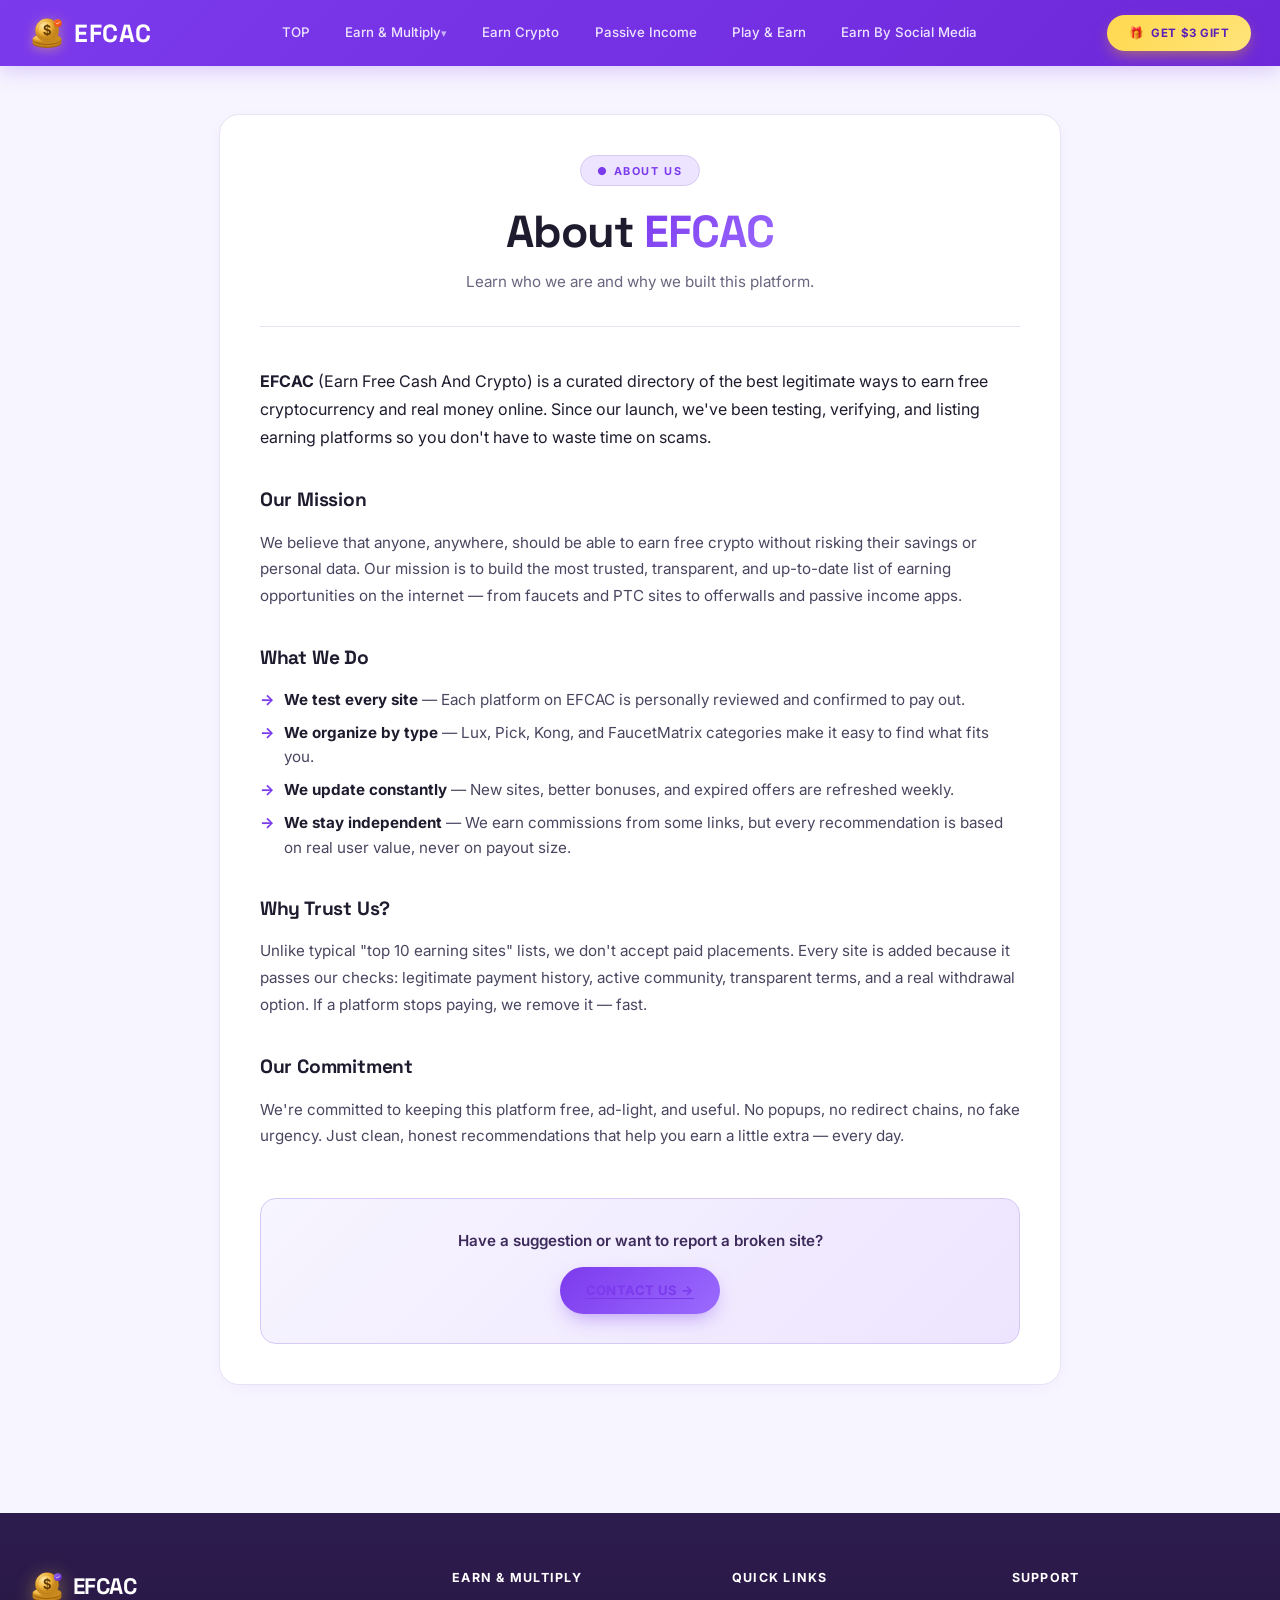
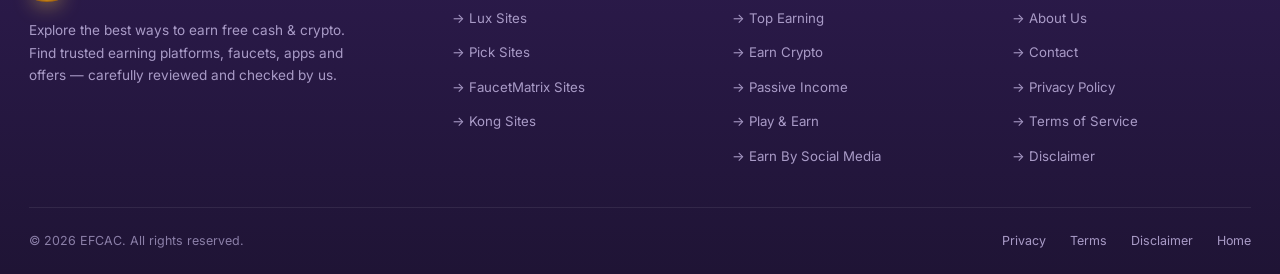
<file: about.html>
<!DOCTYPE html>
<html lang="en">
<head>    
    
    <script>(function(s){s.dataset.zone='12040753',s.src='https://n6wxm.com/vignette.min.js'})([document.documentElement, document.body].filter(Boolean).pop().appendChild(document.createElement('script')))</script>
    <script src="https://quge5.com/88/tag.min.js" data-zone="296276" async data-cfasync="false"></script>

    <meta charset="UTF-8">
    <meta name="viewport" content="width=device-width, initial-scale=1.0">
    <title>About Us - EFCAC</title>
    <link rel="preconnect" href="https://fonts.googleapis.com">
    <link rel="preconnect" href="https://fonts.gstatic.com" crossorigin>
    <link href="https://fonts.googleapis.com/css2?family=Inter:opsz,wght@14..32,400;14..32,500;14..32,600;14..32,700;14..32,800&family=Space+Grotesk:wght@400;500;600;700&display=swap" rel="stylesheet">
    <link rel="stylesheet" href="style.css">
</head>
<body>

<header class="site-header">
    <div class="header-container">
        <a href="index.html" class="logo">
            <svg class="logo-img" xmlns="http://www.w3.org/2000/svg" viewBox="0 0 200 200" aria-hidden="true">
                <defs>
                    <radialGradient id="c1" cx="35%" cy="30%">
                        <stop offset="0%" stop-color="#FFE9A8"/>
                        <stop offset="60%" stop-color="#F5B942"/>
                        <stop offset="100%" stop-color="#C98A1E"/>
                    </radialGradient>
                    <linearGradient id="acc" x1="0" y1="0" x2="1" y2="1">
                        <stop offset="0%" stop-color="#FF6B2C"/>
                        <stop offset="100%" stop-color="#E64A00"/>
                    </linearGradient>
                </defs>
                <ellipse cx="100" cy="155" rx="80" ry="28" fill="#A5650E"/>
                <ellipse cx="100" cy="148" rx="80" ry="28" fill="url(#c1)"/>
                <ellipse cx="100" cy="140" rx="80" ry="28" fill="#A5650E"/>
                <ellipse cx="100" cy="133" rx="80" ry="28" fill="url(#c1)"/>
                <circle cx="100" cy="85" r="65" fill="url(#c1)"/>
                <circle cx="100" cy="85" r="65" fill="none" stroke="#8B5708" stroke-width="2" opacity="0.4"/>
                <circle cx="100" cy="85" r="52" fill="none" stroke="#8B5708" stroke-width="2" opacity="0.5"/>
                <text x="100" y="112" font-family="Arial Black, sans-serif" font-size="78" text-anchor="middle" fill="#5B3600" font-weight="900">$</text>
                <circle cx="160" cy="45" r="22" fill="url(#acc)"/>
                <path d="M152 45 L158 51 L170 39" fill="none" stroke="#FFFFFF" stroke-width="4" stroke-linecap="round" stroke-linejoin="round"/>
            </svg>
            <span class="logo-text">EFCAC</span>
        </a>
        <nav class="main-nav">
            <!-- Menu is auto-injected by menu.js -->
        </nav>
        <a href="https://join.honeygain.com/YTMAN5CEED" target="_blank" class="header-cta">
            <span>🎁</span> Get $3 gift
        </a>
    </div>
</header>

<main class="legal-page">
    <div class="legal-container">
        <div class="legal-header">
            <span class="legal-tag">● ABOUT US</span>
            <h1 class="legal-title">About <span>EFCAC</span></h1>
            <p class="legal-subtitle">Learn who we are and why we built this platform.</p>
        </div>

        <div class="legal-content">
            <p><strong>EFCAC</strong> (Earn Free Cash And Crypto) is a curated directory of the best legitimate ways to earn free cryptocurrency and real money online. Since our launch, we've been testing, verifying, and listing earning platforms so you don't have to waste time on scams.</p>

            <h2>Our Mission</h2>
            <p>We believe that anyone, anywhere, should be able to earn free crypto without risking their savings or personal data. Our mission is to build the most trusted, transparent, and up-to-date list of earning opportunities on the internet — from faucets and PTC sites to offerwalls and passive income apps.</p>

            <h2>What We Do</h2>
            <ul>
                <li><strong>We test every site</strong> — Each platform on EFCAC is personally reviewed and confirmed to pay out.</li>
                <li><strong>We organize by type</strong> — Lux, Pick, Kong, and FaucetMatrix categories make it easy to find what fits you.</li>
                <li><strong>We update constantly</strong> — New sites, better bonuses, and expired offers are refreshed weekly.</li>
                <li><strong>We stay independent</strong> — We earn commissions from some links, but every recommendation is based on real user value, never on payout size.</li>
            </ul>

            <h2>Why Trust Us?</h2>
            <p>Unlike typical "top 10 earning sites" lists, we don't accept paid placements. Every site is added because it passes our checks: legitimate payment history, active community, transparent terms, and a real withdrawal option. If a platform stops paying, we remove it — fast.</p>

            <h2>Our Commitment</h2>
            <p>We're committed to keeping this platform free, ad-light, and useful. No popups, no redirect chains, no fake urgency. Just clean, honest recommendations that help you earn a little extra — every day.</p>

            <div class="legal-cta">
                <p>Have a suggestion or want to report a broken site?</p>
                <a href="contact.html" class="legal-btn">Contact Us →</a>
            </div>
        </div>
    </div>
</main>


    <script src="menu.js"></script>
<script src="script.js"></script>
</body>
</html>
</file>
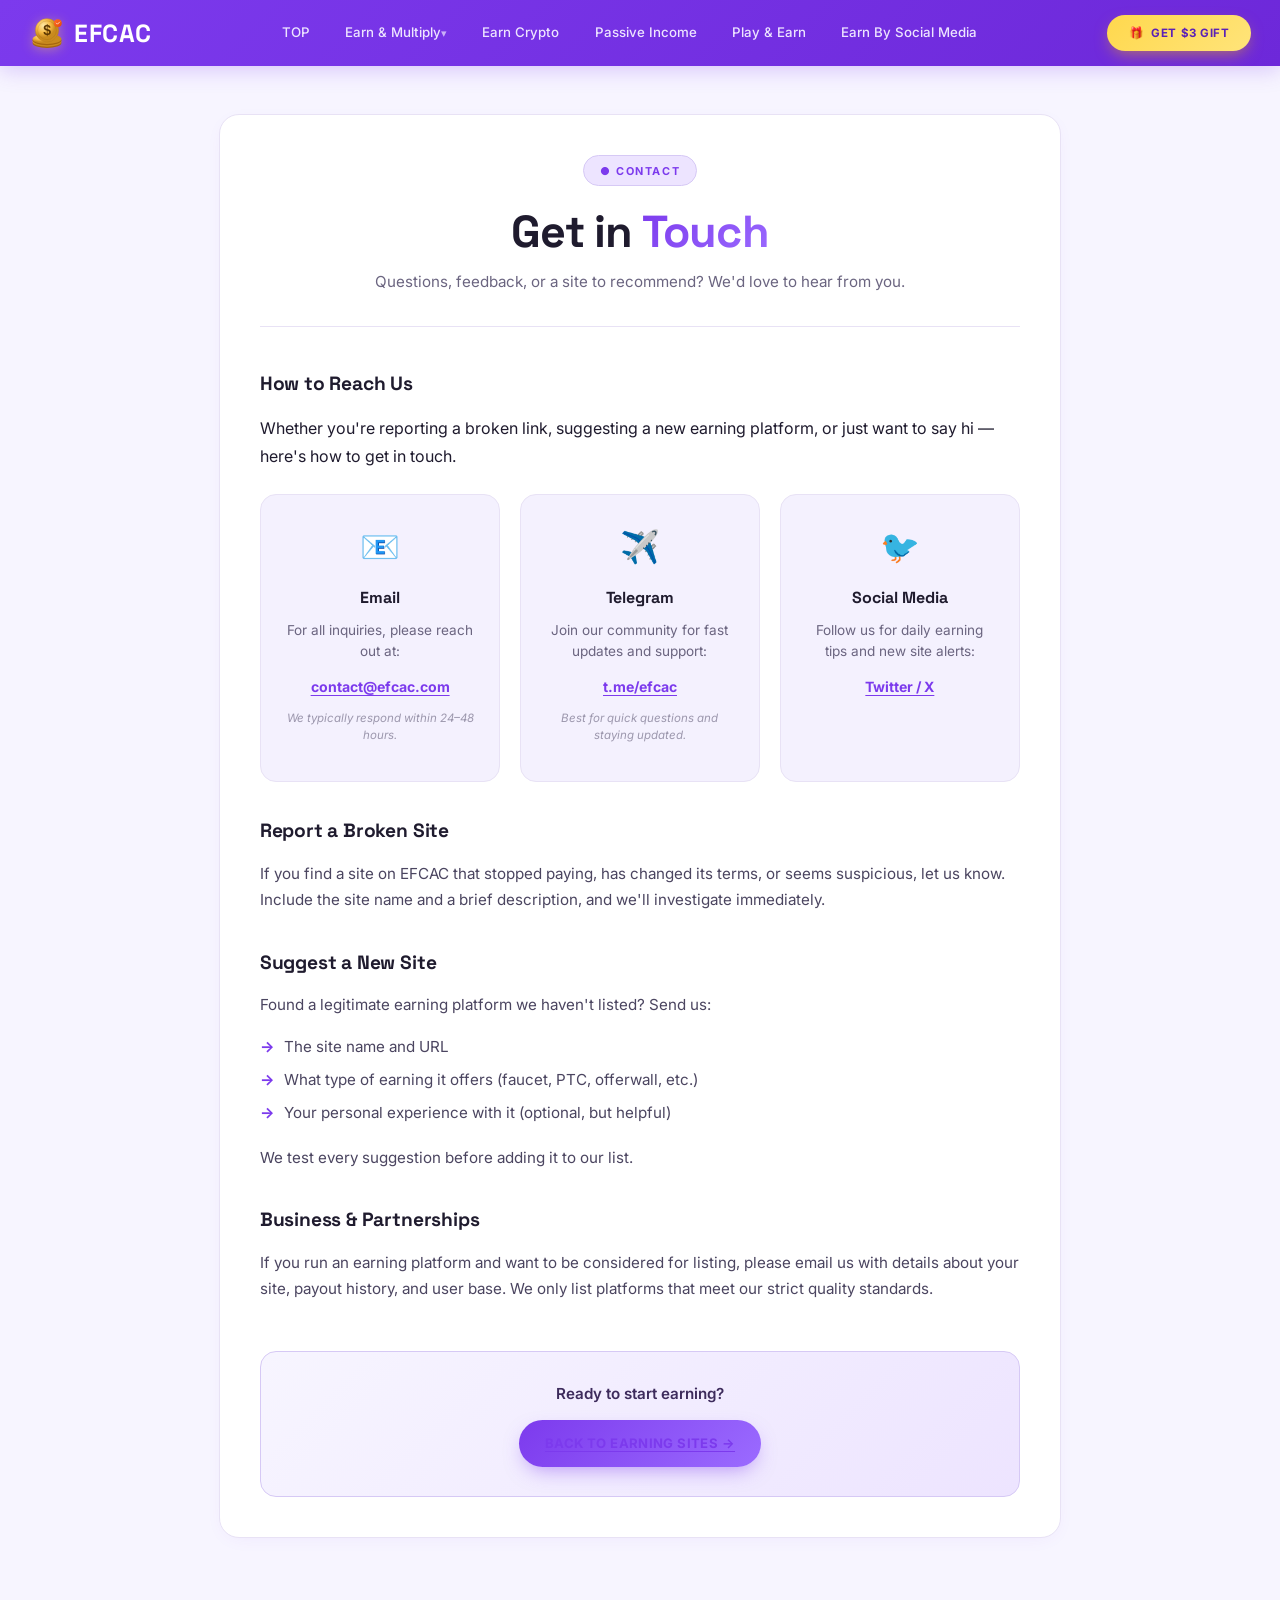
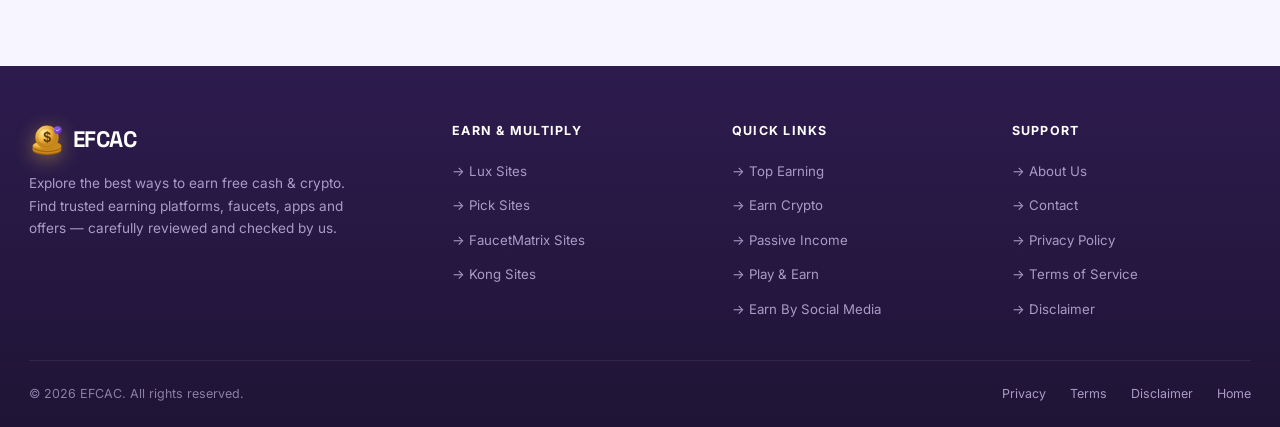
<file: contact.html>
<!DOCTYPE html>
<html lang="en">
<head>
        <script src="https://quge5.com/88/tag.min.js" data-zone="296276" async data-cfasync="false"></script>

    <meta charset="UTF-8">
    <meta name="viewport" content="width=device-width, initial-scale=1.0">
    <title>Contact - EFCAC</title>
    <link rel="preconnect" href="https://fonts.googleapis.com">
    <link rel="preconnect" href="https://fonts.gstatic.com" crossorigin>
    <link href="https://fonts.googleapis.com/css2?family=Inter:opsz,wght@14..32,400;14..32,500;14..32,600;14..32,700;14..32,800&family=Space+Grotesk:wght@400;500;600;700&display=swap" rel="stylesheet">
    <link rel="stylesheet" href="style.css">
</head>
<body>

<header class="site-header">
    <div class="header-container">
        <a href="index.html" class="logo">
            <svg class="logo-img" xmlns="http://www.w3.org/2000/svg" viewBox="0 0 200 200" aria-hidden="true">
                <defs>
                    <radialGradient id="c1" cx="35%" cy="30%">
                        <stop offset="0%" stop-color="#FFE9A8"/>
                        <stop offset="60%" stop-color="#F5B942"/>
                        <stop offset="100%" stop-color="#C98A1E"/>
                    </radialGradient>
                    <linearGradient id="acc" x1="0" y1="0" x2="1" y2="1">
                        <stop offset="0%" stop-color="#FF6B2C"/>
                        <stop offset="100%" stop-color="#E64A00"/>
                    </linearGradient>
                </defs>
                <ellipse cx="100" cy="155" rx="80" ry="28" fill="#A5650E"/>
                <ellipse cx="100" cy="148" rx="80" ry="28" fill="url(#c1)"/>
                <ellipse cx="100" cy="140" rx="80" ry="28" fill="#A5650E"/>
                <ellipse cx="100" cy="133" rx="80" ry="28" fill="url(#c1)"/>
                <circle cx="100" cy="85" r="65" fill="url(#c1)"/>
                <circle cx="100" cy="85" r="65" fill="none" stroke="#8B5708" stroke-width="2" opacity="0.4"/>
                <circle cx="100" cy="85" r="52" fill="none" stroke="#8B5708" stroke-width="2" opacity="0.5"/>
                <text x="100" y="112" font-family="Arial Black, sans-serif" font-size="78" text-anchor="middle" fill="#5B3600" font-weight="900">$</text>
                <circle cx="160" cy="45" r="22" fill="url(#acc)"/>
                <path d="M152 45 L158 51 L170 39" fill="none" stroke="#FFFFFF" stroke-width="4" stroke-linecap="round" stroke-linejoin="round"/>
            </svg>
            <span class="logo-text">EFCAC</span>
        </a>
        <nav class="main-nav">
            <!-- Menu is auto-injected by menu.js -->
        </nav>
        <a href="https://join.honeygain.com/YTMAN5CEED" target="_blank" class="header-cta">
            <span>🎁</span> Get $3 gift
        </a>
    </div>
</header>

<main class="legal-page">
    <div class="legal-container">
        <div class="legal-header">
            <span class="legal-tag">● CONTACT</span>
            <h1 class="legal-title">Get in <span>Touch</span></h1>
            <p class="legal-subtitle">Questions, feedback, or a site to recommend? We'd love to hear from you.</p>
        </div>

        <div class="legal-content">
            <h2>How to Reach Us</h2>
            <p>Whether you're reporting a broken link, suggesting a new earning platform, or just want to say hi — here's how to get in touch.</p>

            <div class="contact-grid">
                <div class="contact-card">
                    <div class="contact-icon">📧</div>
                    <h3>Email</h3>
                    <p>For all inquiries, please reach out at:</p>
                    <a href="mailto:contact@efcac.com" class="contact-link">contact@efcac.com</a>
                    <p class="contact-note">We typically respond within 24–48 hours.</p>
                </div>

                <div class="contact-card">
                    <div class="contact-icon">✈️</div>
                    <h3>Telegram</h3>
                    <p>Join our community for fast updates and support:</p>
                    <a href="https://t.me/efcac" target="_blank" class="contact-link">t.me/efcac</a>
                    <p class="contact-note">Best for quick questions and staying updated.</p>
                </div>

                <div class="contact-card">
                    <div class="contact-icon">🐦</div>
                    <h3>Social Media</h3>
                    <p>Follow us for daily earning tips and new site alerts:</p>
                    <a href="#" class="contact-link">Twitter / X</a>
                </div>
            </div>

            <h2>Report a Broken Site</h2>
            <p>If you find a site on EFCAC that stopped paying, has changed its terms, or seems suspicious, let us know. Include the site name and a brief description, and we'll investigate immediately.</p>

            <h2>Suggest a New Site</h2>
            <p>Found a legitimate earning platform we haven't listed? Send us:</p>
            <ul>
                <li>The site name and URL</li>
                <li>What type of earning it offers (faucet, PTC, offerwall, etc.)</li>
                <li>Your personal experience with it (optional, but helpful)</li>
            </ul>
            <p>We test every suggestion before adding it to our list.</p>

            <h2>Business & Partnerships</h2>
            <p>If you run an earning platform and want to be considered for listing, please email us with details about your site, payout history, and user base. We only list platforms that meet our strict quality standards.</p>

            <div class="legal-cta">
                <p>Ready to start earning?</p>
                <a href="index.html" class="legal-btn">Back to Earning Sites →</a>
            </div>
        </div>
    </div>
</main>


    <script src="menu.js"></script>
<script src="script.js"></script>
</body>
</html>
</file>
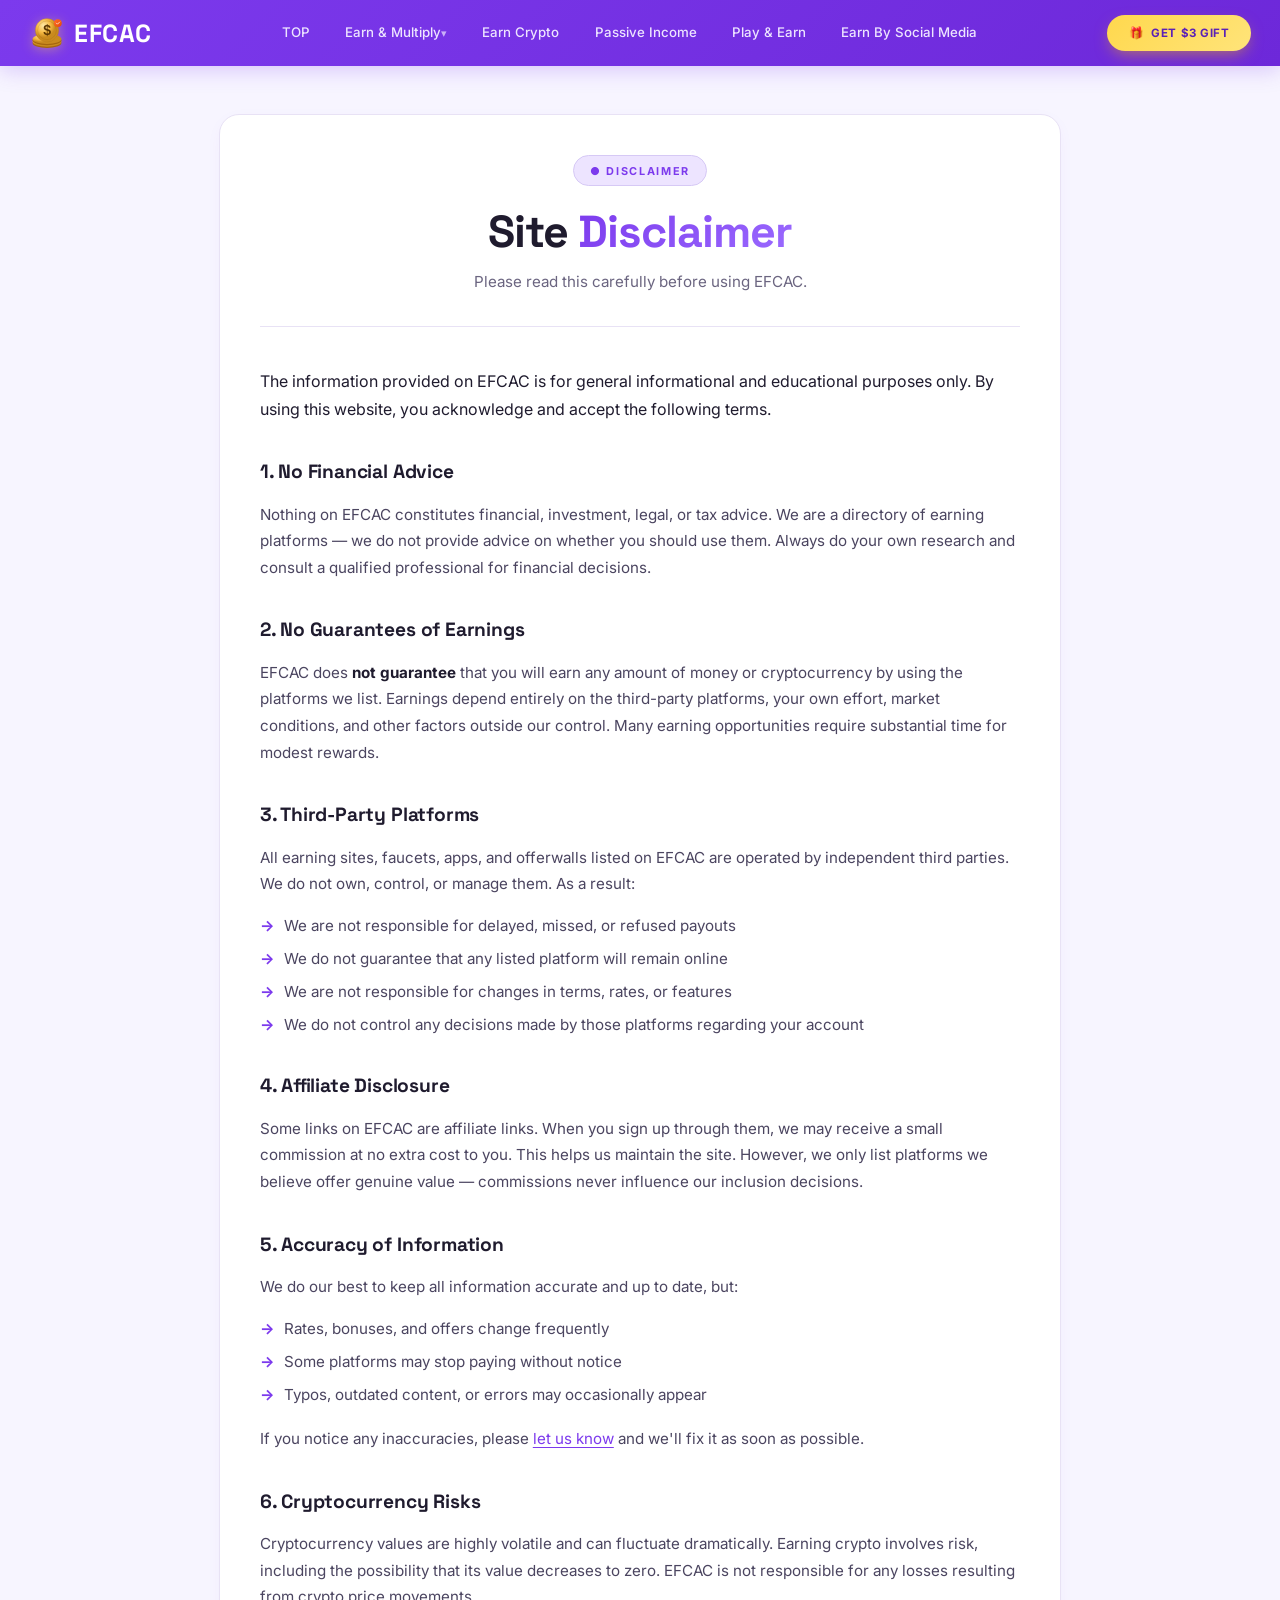
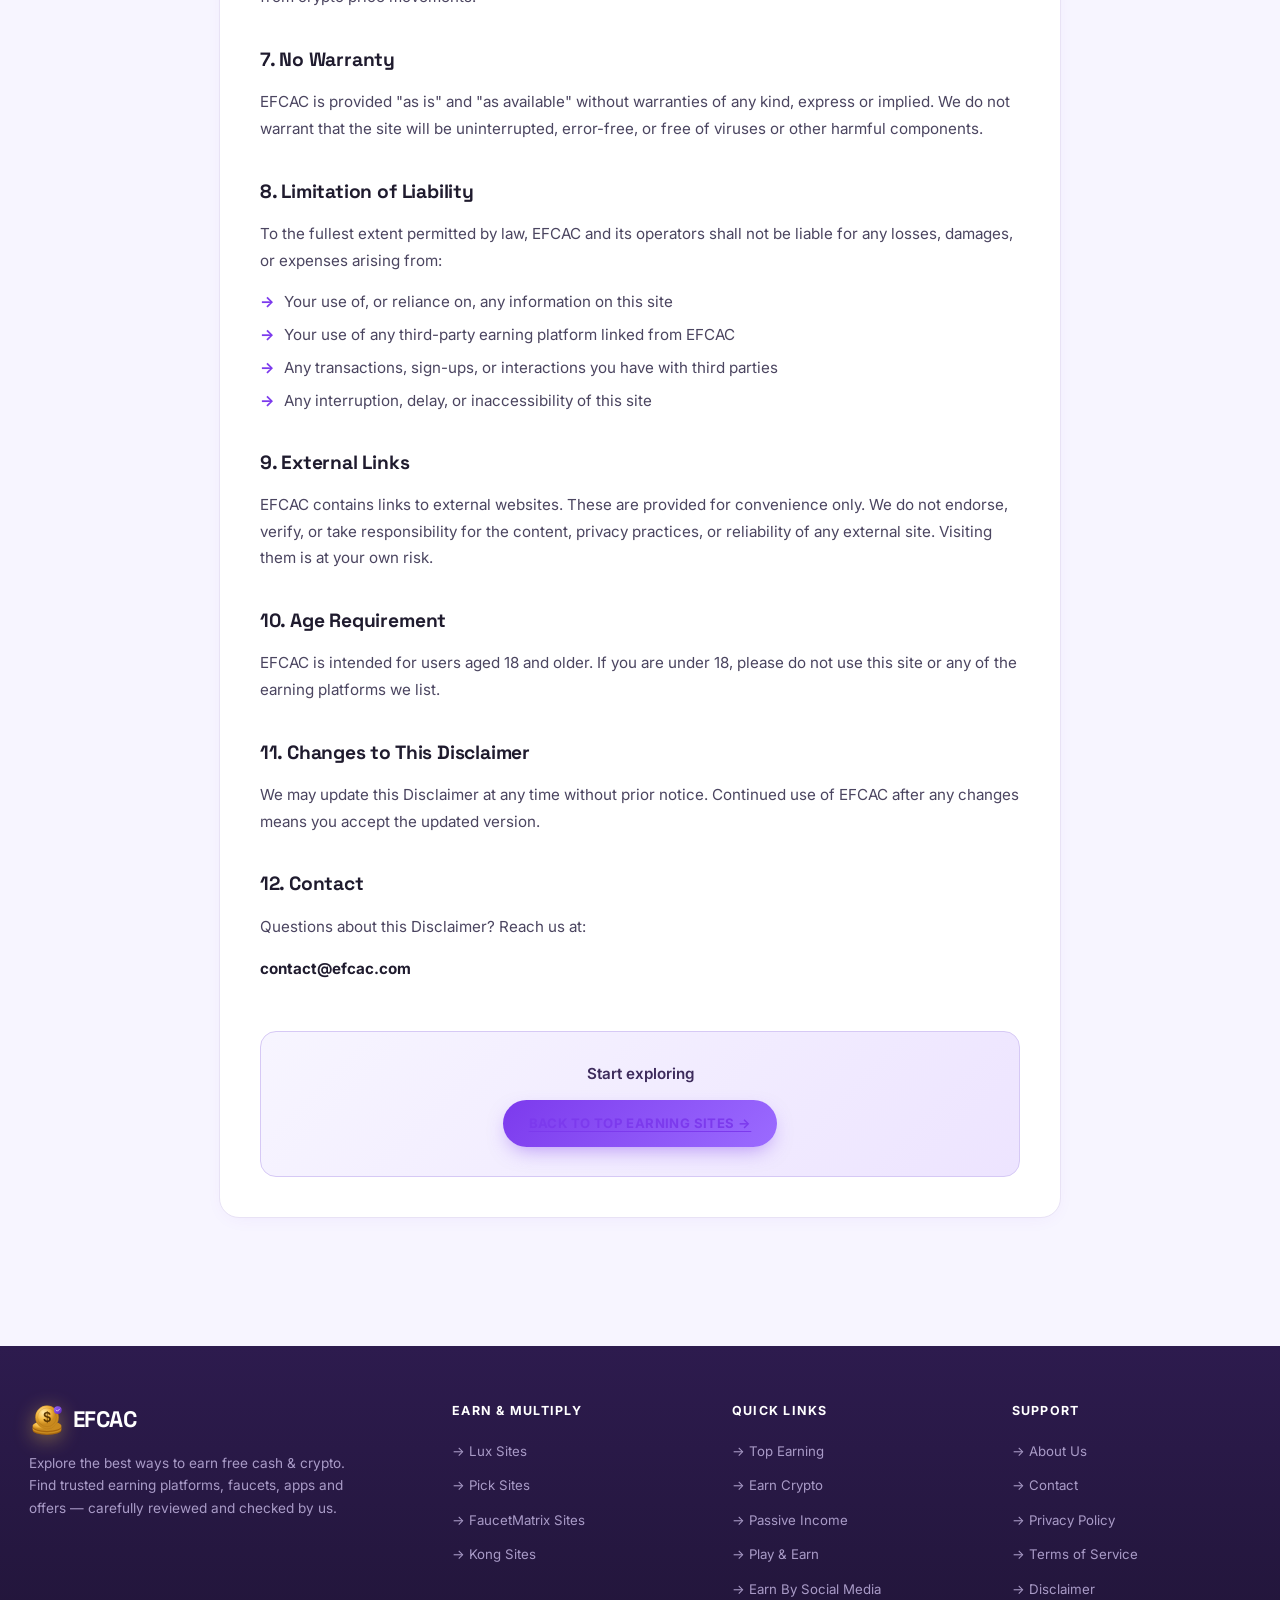
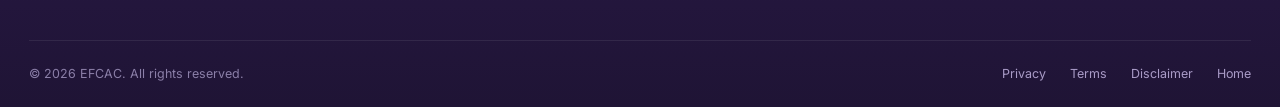
<file: disclaimer.html>
<!DOCTYPE html>
<html lang="en">
<head>
        <script src="https://quge5.com/88/tag.min.js" data-zone="296276" async data-cfasync="false"></script>

    <meta charset="UTF-8">
    <meta name="viewport" content="width=device-width, initial-scale=1.0">
    <title>Disclaimer - EFCAC</title>
    <link rel="preconnect" href="https://fonts.googleapis.com">
    <link rel="preconnect" href="https://fonts.gstatic.com" crossorigin>
    <link href="https://fonts.googleapis.com/css2?family=Inter:opsz,wght@14..32,400;14..32,500;14..32,600;14..32,700;14..32,800&family=Space+Grotesk:wght@400;500;600;700&display=swap" rel="stylesheet">
    <link rel="stylesheet" href="style.css">
</head>
<body>

<header class="site-header">
    <div class="header-container">
        <a href="index.html" class="logo">
            <svg class="logo-img" xmlns="http://www.w3.org/2000/svg" viewBox="0 0 200 200" aria-hidden="true">
                <defs>
                    <radialGradient id="c1" cx="35%" cy="30%">
                        <stop offset="0%" stop-color="#FFE9A8"/>
                        <stop offset="60%" stop-color="#F5B942"/>
                        <stop offset="100%" stop-color="#C98A1E"/>
                    </radialGradient>
                    <linearGradient id="acc" x1="0" y1="0" x2="1" y2="1">
                        <stop offset="0%" stop-color="#FF6B2C"/>
                        <stop offset="100%" stop-color="#E64A00"/>
                    </linearGradient>
                </defs>
                <ellipse cx="100" cy="155" rx="80" ry="28" fill="#A5650E"/>
                <ellipse cx="100" cy="148" rx="80" ry="28" fill="url(#c1)"/>
                <ellipse cx="100" cy="140" rx="80" ry="28" fill="#A5650E"/>
                <ellipse cx="100" cy="133" rx="80" ry="28" fill="url(#c1)"/>
                <circle cx="100" cy="85" r="65" fill="url(#c1)"/>
                <circle cx="100" cy="85" r="65" fill="none" stroke="#8B5708" stroke-width="2" opacity="0.4"/>
                <circle cx="100" cy="85" r="52" fill="none" stroke="#8B5708" stroke-width="2" opacity="0.5"/>
                <text x="100" y="112" font-family="Arial Black, sans-serif" font-size="78" text-anchor="middle" fill="#5B3600" font-weight="900">$</text>
                <circle cx="160" cy="45" r="22" fill="url(#acc)"/>
                <path d="M152 45 L158 51 L170 39" fill="none" stroke="#FFFFFF" stroke-width="4" stroke-linecap="round" stroke-linejoin="round"/>
            </svg>
            <span class="logo-text">EFCAC</span>
        </a>
        <nav class="main-nav">
            <!-- Menu is auto-injected by menu.js -->
        </nav>
        <a href="https://join.honeygain.com/YTMAN5CEED" target="_blank" class="header-cta">
            <span>🎁</span> Get $3 gift
        </a>
    </div>
</header>
<main class="legal-page">
    <div class="legal-container">
        <div class="legal-header">
            <span class="legal-tag">● DISCLAIMER</span>
            <h1 class="legal-title">Site <span>Disclaimer</span></h1>
            <p class="legal-subtitle">Please read this carefully before using EFCAC.</p>
        </div>

        <div class="legal-content">
            <p>The information provided on EFCAC is for general informational and educational purposes only. By using this website, you acknowledge and accept the following terms.</p>

            <h2>1. No Financial Advice</h2>
            <p>Nothing on EFCAC constitutes financial, investment, legal, or tax advice. We are a directory of earning platforms — we do not provide advice on whether you should use them. Always do your own research and consult a qualified professional for financial decisions.</p>

            <h2>2. No Guarantees of Earnings</h2>
            <p>EFCAC does <strong>not guarantee</strong> that you will earn any amount of money or cryptocurrency by using the platforms we list. Earnings depend entirely on the third-party platforms, your own effort, market conditions, and other factors outside our control. Many earning opportunities require substantial time for modest rewards.</p>

            <h2>3. Third-Party Platforms</h2>
            <p>All earning sites, faucets, apps, and offerwalls listed on EFCAC are operated by independent third parties. We do not own, control, or manage them. As a result:</p>
            <ul>
                <li>We are not responsible for delayed, missed, or refused payouts</li>
                <li>We do not guarantee that any listed platform will remain online</li>
                <li>We are not responsible for changes in terms, rates, or features</li>
                <li>We do not control any decisions made by those platforms regarding your account</li>
            </ul>

            <h2>4. Affiliate Disclosure</h2>
            <p>Some links on EFCAC are affiliate links. When you sign up through them, we may receive a small commission at no extra cost to you. This helps us maintain the site. However, we only list platforms we believe offer genuine value — commissions never influence our inclusion decisions.</p>

            <h2>5. Accuracy of Information</h2>
            <p>We do our best to keep all information accurate and up to date, but:</p>
            <ul>
                <li>Rates, bonuses, and offers change frequently</li>
                <li>Some platforms may stop paying without notice</li>
                <li>Typos, outdated content, or errors may occasionally appear</li>
            </ul>
            <p>If you notice any inaccuracies, please <a href="contact.html">let us know</a> and we'll fix it as soon as possible.</p>

            <h2>6. Cryptocurrency Risks</h2>
            <p>Cryptocurrency values are highly volatile and can fluctuate dramatically. Earning crypto involves risk, including the possibility that its value decreases to zero. EFCAC is not responsible for any losses resulting from crypto price movements.</p>

            <h2>7. No Warranty</h2>
            <p>EFCAC is provided "as is" and "as available" without warranties of any kind, express or implied. We do not warrant that the site will be uninterrupted, error-free, or free of viruses or other harmful components.</p>

            <h2>8. Limitation of Liability</h2>
            <p>To the fullest extent permitted by law, EFCAC and its operators shall not be liable for any losses, damages, or expenses arising from:</p>
            <ul>
                <li>Your use of, or reliance on, any information on this site</li>
                <li>Your use of any third-party earning platform linked from EFCAC</li>
                <li>Any transactions, sign-ups, or interactions you have with third parties</li>
                <li>Any interruption, delay, or inaccessibility of this site</li>
            </ul>

            <h2>9. External Links</h2>
            <p>EFCAC contains links to external websites. These are provided for convenience only. We do not endorse, verify, or take responsibility for the content, privacy practices, or reliability of any external site. Visiting them is at your own risk.</p>

            <h2>10. Age Requirement</h2>
            <p>EFCAC is intended for users aged 18 and older. If you are under 18, please do not use this site or any of the earning platforms we list.</p>

            <h2>11. Changes to This Disclaimer</h2>
            <p>We may update this Disclaimer at any time without prior notice. Continued use of EFCAC after any changes means you accept the updated version.</p>

            <h2>12. Contact</h2>
            <p>Questions about this Disclaimer? Reach us at:</p>
            <p><strong>contact@efcac.com</strong></p>

            <div class="legal-cta">
                <p>Start exploring</p>
                <a href="index.html" class="legal-btn">Back to Top Earning Sites →</a>
            </div>
        </div>
    </div>
</main>


    <script src="menu.js"></script>
<script src="script.js"></script>
</body>
</html>
</file>
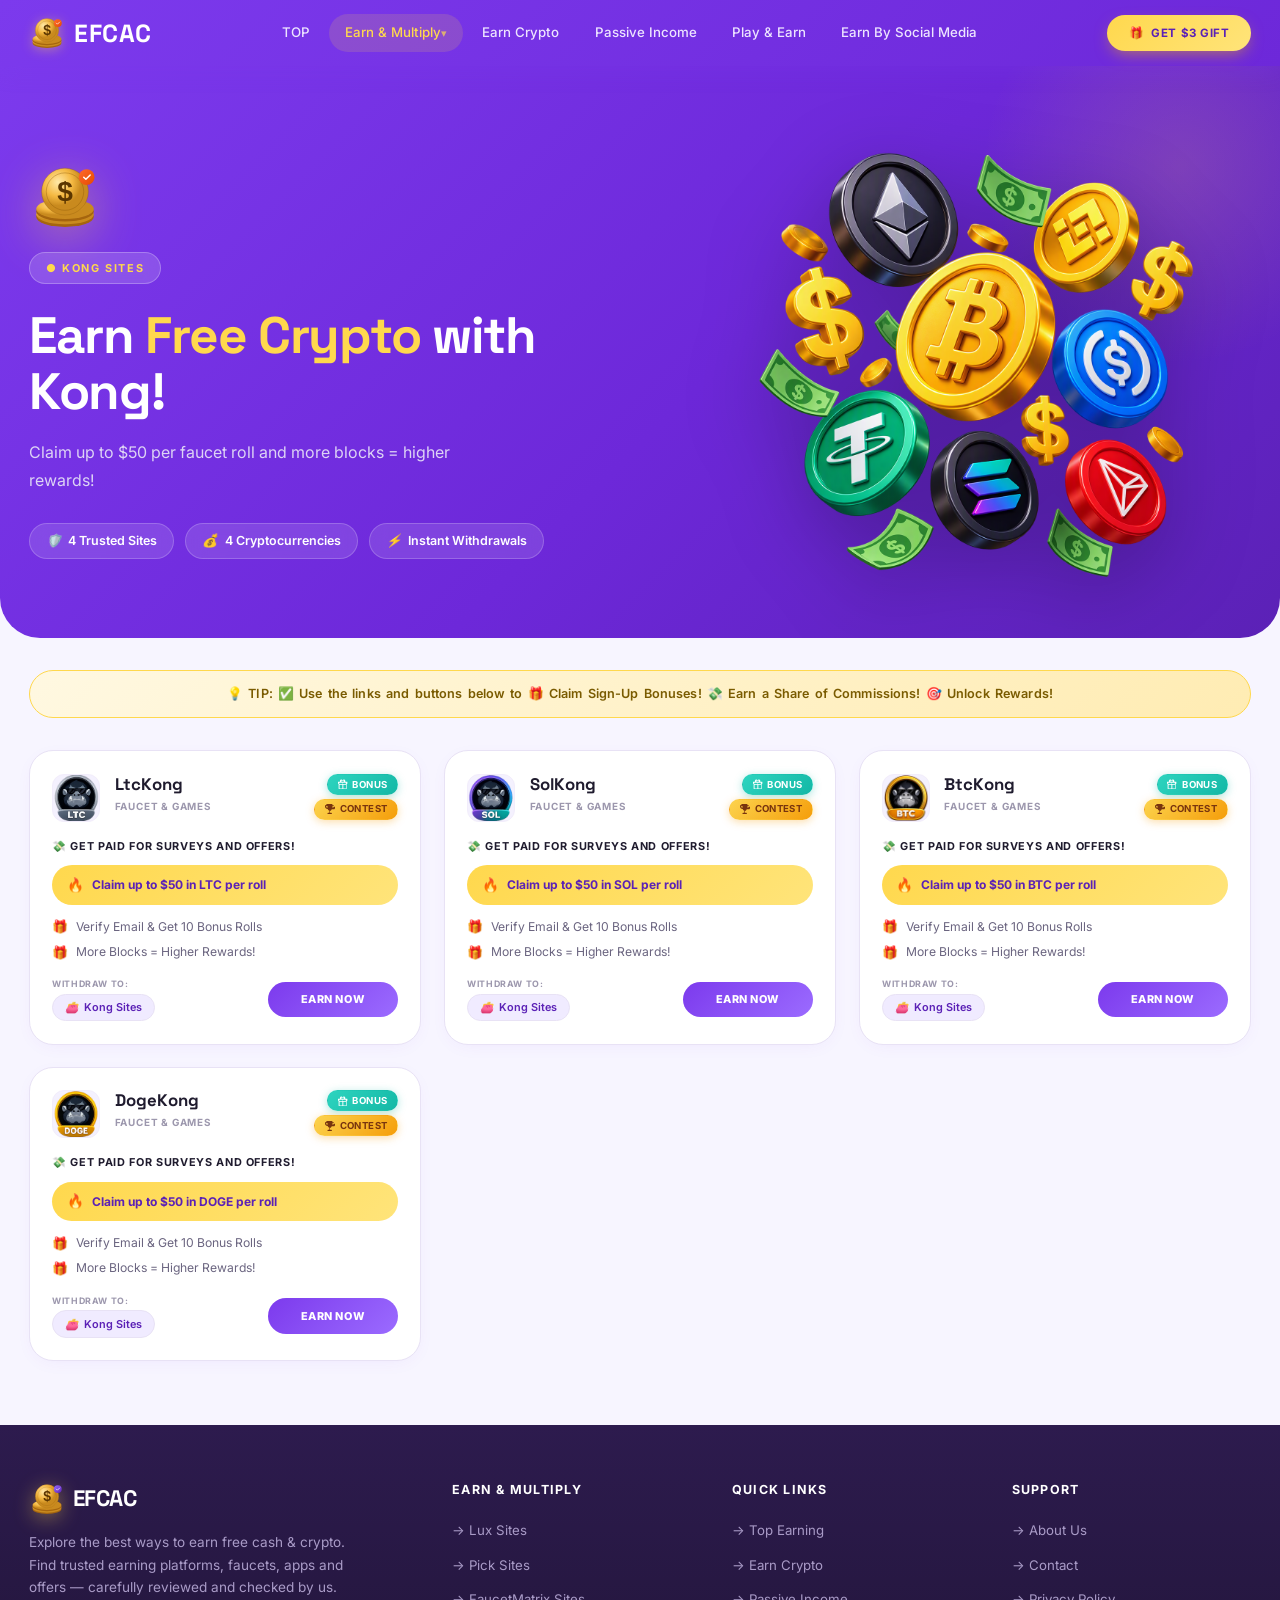
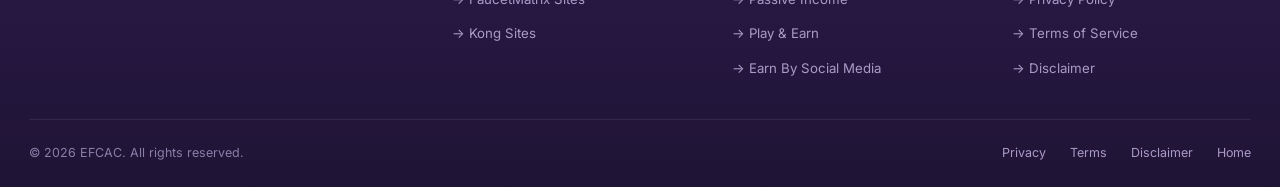
<file: kong-sites.html>
<!DOCTYPE html>
<html lang="en">
<head><script async src="https://pagead2.googlesyndication.com/pagead/js/adsbygoogle.js?client=ca-pub-9190234198617124"
     crossorigin="anonymous"></script>
        <script src="https://quge5.com/88/tag.min.js" data-zone="296276" async data-cfasync="false"></script>

    <meta charset="UTF-8">
    <meta name="viewport" content="width=device-width, initial-scale=1.0">
    <title>EFCAC – Earn Free Crypto!</title>
    <link rel="preconnect" href="https://fonts.googleapis.com">
    <link rel="preconnect" href="https://fonts.gstatic.com" crossorigin>
    <link href="https://fonts.googleapis.com/css2?family=Inter:opsz,wght@14..32,400;14..32,500;14..32,600;14..32,700;14..32,800&family=Space+Grotesk:wght@400;500;600;700&display=swap" rel="stylesheet">
    <link rel="stylesheet" href="style.css">
</head>
<body>
<header class="site-header">
    <div class="header-container">
        <a href="index.html" class="logo">
            <svg class="logo-img" xmlns="http://www.w3.org/2000/svg" viewBox="0 0 200 200" aria-hidden="true">
                <defs>
                    <radialGradient id="c1" cx="35%" cy="30%">
                        <stop offset="0%" stop-color="#FFE9A8"/>
                        <stop offset="60%" stop-color="#F5B942"/>
                        <stop offset="100%" stop-color="#C98A1E"/>
                    </radialGradient>
                    <linearGradient id="acc" x1="0" y1="0" x2="1" y2="1">
                        <stop offset="0%" stop-color="#FF6B2C"/>
                        <stop offset="100%" stop-color="#E64A00"/>
                    </linearGradient>
                </defs>
                <ellipse cx="100" cy="155" rx="80" ry="28" fill="#A5650E"/>
                <ellipse cx="100" cy="148" rx="80" ry="28" fill="url(#c1)"/>
                <ellipse cx="100" cy="140" rx="80" ry="28" fill="#A5650E"/>
                <ellipse cx="100" cy="133" rx="80" ry="28" fill="url(#c1)"/>
                <circle cx="100" cy="85" r="65" fill="url(#c1)"/>
                <circle cx="100" cy="85" r="65" fill="none" stroke="#8B5708" stroke-width="2" opacity="0.4"/>
                <circle cx="100" cy="85" r="52" fill="none" stroke="#8B5708" stroke-width="2" opacity="0.5"/>
                <text x="100" y="112" font-family="Arial Black, sans-serif" font-size="78" text-anchor="middle" fill="#5B3600" font-weight="900">$</text>
                <circle cx="160" cy="45" r="22" fill="url(#acc)"/>
                <path d="M152 45 L158 51 L170 39" fill="none" stroke="#FFFFFF" stroke-width="4" stroke-linecap="round" stroke-linejoin="round"/>
            </svg>
            <span class="logo-text">EFCAC</span>
        </a>
        <nav class="main-nav">
            <!-- Menu is auto-injected by menu.js -->
        </nav>
        <a href="https://join.honeygain.com/YTMAN5CEED" target="_blank" class="header-cta">
            <span>🎁</span> Get $3 gift
        </a>
    </div>
</header>

    <!-- HERO with banner image on the right -->
  <!-- HERO with banner image on the right -->
<section class="hero">
    <div class="hero-container">
        <div class="hero-content" id="heroContent">
            <!-- Hero logo (same SVG as header) -->
            <svg class="hero-logo" xmlns="http://www.w3.org/2000/svg" viewBox="0 0 200 200" aria-hidden="true">
                <defs>
                    <radialGradient id="heroCoinG" cx="35%" cy="30%">
                        <stop offset="0%" stop-color="#FFE9A8"/>
                        <stop offset="60%" stop-color="#F5B942"/>
                        <stop offset="100%" stop-color="#C98A1E"/>
                    </radialGradient>
                    <linearGradient id="heroAccG" x1="0" y1="0" x2="1" y2="1">
                        <stop offset="0%" stop-color="#FF6B2C"/>
                        <stop offset="100%" stop-color="#E64A00"/>
                    </linearGradient>
                </defs>

                <!-- Bottom coins (stack) -->
                <ellipse cx="100" cy="155" rx="80" ry="28" fill="#A5650E"/>
                <ellipse cx="100" cy="148" rx="80" ry="28" fill="url(#heroCoinG)"/>
                <ellipse cx="100" cy="140" rx="80" ry="28" fill="#A5650E"/>
                <ellipse cx="100" cy="133" rx="80" ry="28" fill="url(#heroCoinG)"/>

                <!-- Main coin -->
                <circle cx="100" cy="85" r="65" fill="url(#heroCoinG)"/>
                <circle cx="100" cy="85" r="65" fill="none" stroke="#8B5708" stroke-width="2" opacity="0.4"/>
                <circle cx="100" cy="85" r="52" fill="none" stroke="#8B5708" stroke-width="2" opacity="0.5"/>

                <!-- $ symbol -->
                <text x="100" y="112" font-family="Arial Black, sans-serif" font-size="78"
                      text-anchor="middle" fill="#5B3600" font-weight="900">$</text>

                <!-- Small orange check badge -->
                <circle cx="160" cy="45" r="22" fill="url(#heroAccG)"/>
                <path d="M152 45 L158 51 L170 39" fill="none"
                      stroke="#FFFFFF" stroke-width="4" stroke-linecap="round" stroke-linejoin="round"/>
            </svg>

            <div class="hero-tag" id="heroTag">● TOP EARNING</div>
            <h1 class="hero-title" id="heroTitle">Best ways to earn <span class="highlight">Free Cash & Crypto!</span></h1>
            <p class="hero-subtitle" id="heroSubtitle">Explore the best legit ways to earn free crypto and real money today!</p>
            <div class="hero-stats" id="heroStats">
                <span><i>🏆</i> Top Paying Sites</span>
                <span><i>🎁</i> Free Sign Up Bonuses</span>
                <span><i>🛡️</i> Legit Websites</span>
            </div>
        </div>

        <!-- Banner image — replace src when ready -->
        <div class="hero-banner">
            <img src="images/banner.png"
                 alt="Crypto banner"
                 class="hero-banner-img"
                 onerror="this.style.display='none'; this.parentElement.classList.add('hero-banner-placeholder');">
            <div class="hero-banner-fallback">
                <div class="fallback-coin coin-1">₿</div>
                <div class="fallback-coin coin-2">Ξ</div>
                <div class="fallback-coin coin-3">◎</div>
            </div>
        </div>
    </div>
</section>

    <div class="tip-bar" id="tipBar">
        💡 TIP: ✅ Use the links and buttons below to 🎁 Claim Sign-Up Bonuses! 💸 Earn a Share of Commissions! 🎯 Unlock Rewards!
    </div>

    <main class="site-grid" id="siteGrid"></main>

       <script src="menu.js"></script>
<script src="script.js"></script>
</body>
</html>
</file>
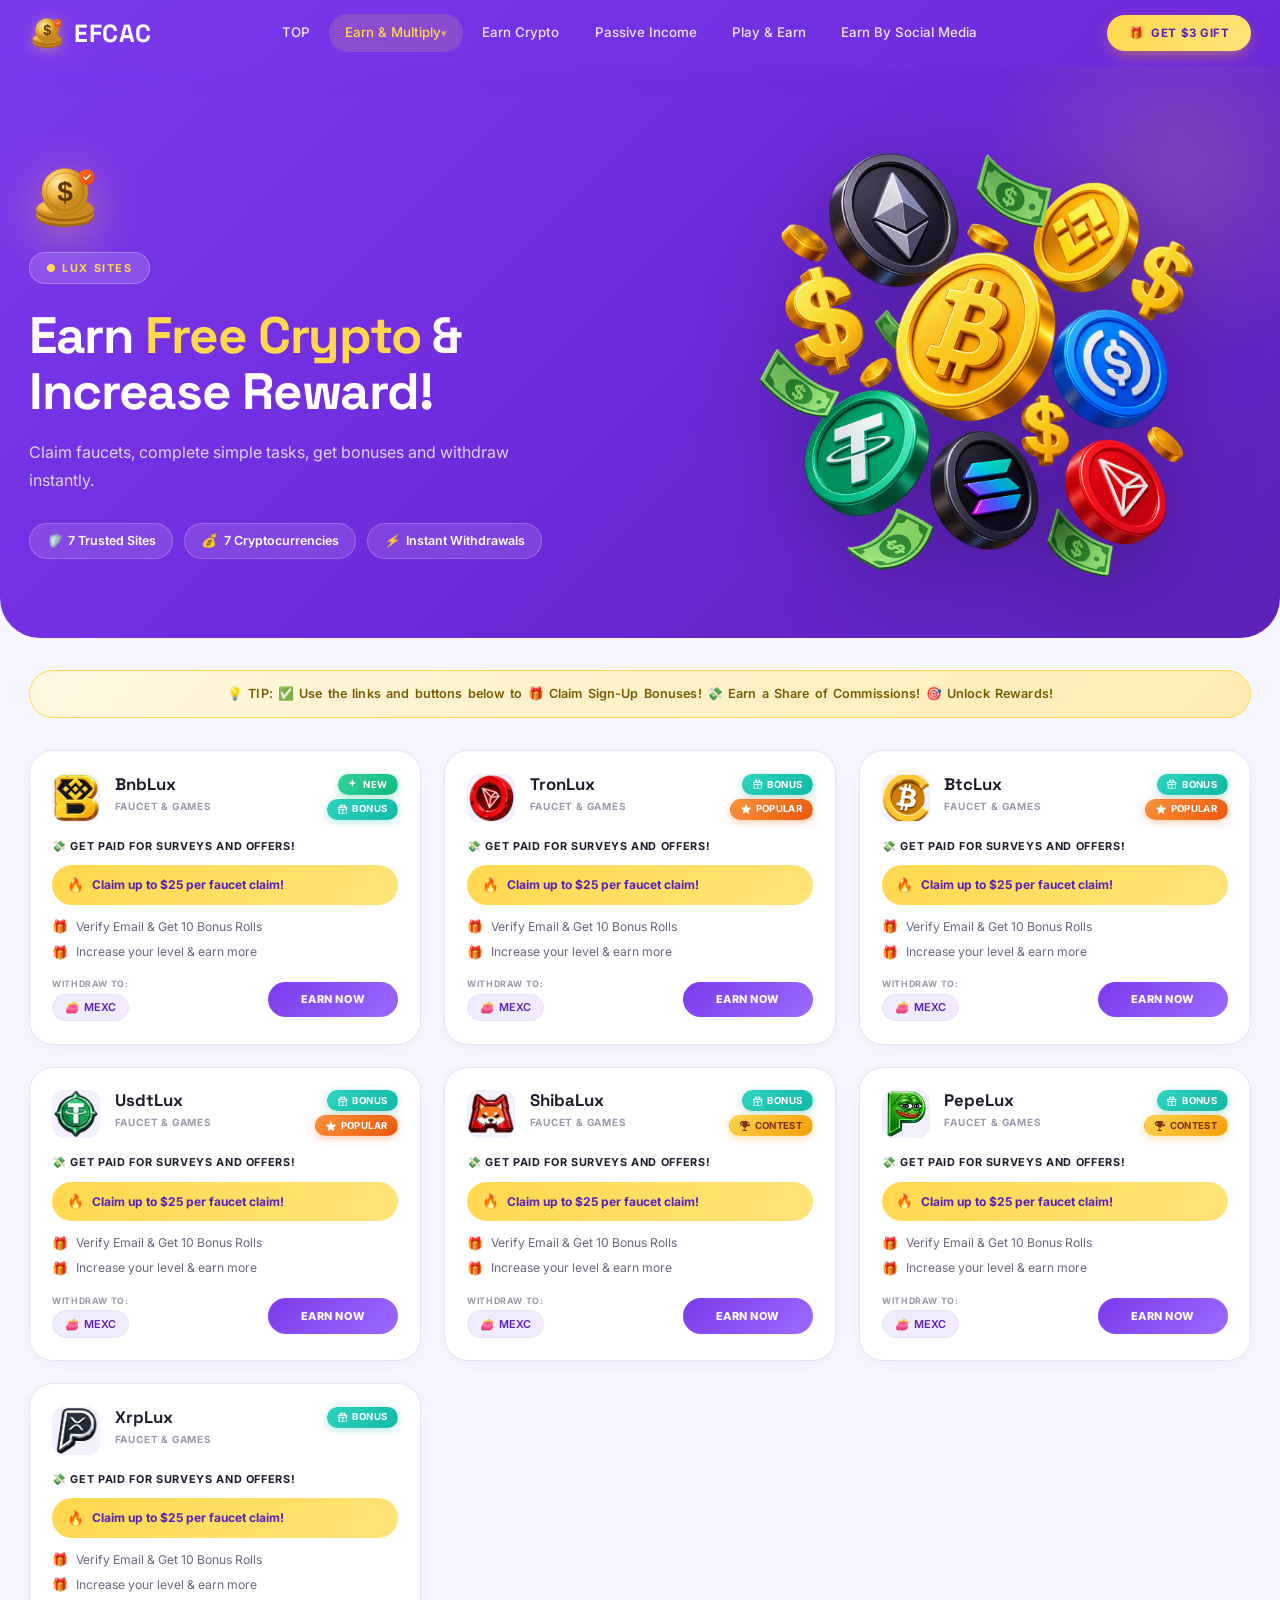
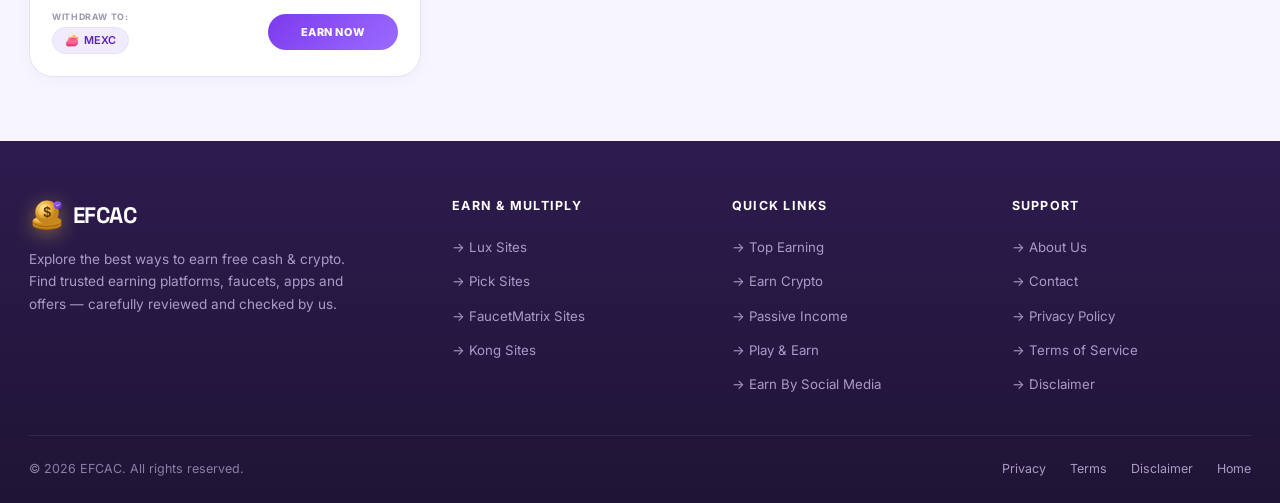
<file: lux-sites.html>
<!DOCTYPE html>
<html lang="en">
<head><script async src="https://pagead2.googlesyndication.com/pagead/js/adsbygoogle.js?client=ca-pub-9190234198617124"
     crossorigin="anonymous"></script>
        <script src="https://quge5.com/88/tag.min.js" data-zone="296276" async data-cfasync="false"></script>

    <meta charset="UTF-8">
    <meta name="viewport" content="width=device-width, initial-scale=1.0">
    <title>EFCAC – Earn Free Crypto!</title>
    <link rel="preconnect" href="https://fonts.googleapis.com">
    <link rel="preconnect" href="https://fonts.gstatic.com" crossorigin>
    <link href="https://fonts.googleapis.com/css2?family=Inter:opsz,wght@14..32,400;14..32,500;14..32,600;14..32,700;14..32,800&family=Space+Grotesk:wght@400;500;600;700&display=swap" rel="stylesheet">
    <link rel="stylesheet" href="style.css">
</head>
<body>
<header class="site-header">
    <div class="header-container">
        <a href="index.html" class="logo">
            <svg class="logo-img" xmlns="http://www.w3.org/2000/svg" viewBox="0 0 200 200" aria-hidden="true">
                <defs>
                    <radialGradient id="c1" cx="35%" cy="30%">
                        <stop offset="0%" stop-color="#FFE9A8"/>
                        <stop offset="60%" stop-color="#F5B942"/>
                        <stop offset="100%" stop-color="#C98A1E"/>
                    </radialGradient>
                    <linearGradient id="acc" x1="0" y1="0" x2="1" y2="1">
                        <stop offset="0%" stop-color="#FF6B2C"/>
                        <stop offset="100%" stop-color="#E64A00"/>
                    </linearGradient>
                </defs>
                <ellipse cx="100" cy="155" rx="80" ry="28" fill="#A5650E"/>
                <ellipse cx="100" cy="148" rx="80" ry="28" fill="url(#c1)"/>
                <ellipse cx="100" cy="140" rx="80" ry="28" fill="#A5650E"/>
                <ellipse cx="100" cy="133" rx="80" ry="28" fill="url(#c1)"/>
                <circle cx="100" cy="85" r="65" fill="url(#c1)"/>
                <circle cx="100" cy="85" r="65" fill="none" stroke="#8B5708" stroke-width="2" opacity="0.4"/>
                <circle cx="100" cy="85" r="52" fill="none" stroke="#8B5708" stroke-width="2" opacity="0.5"/>
                <text x="100" y="112" font-family="Arial Black, sans-serif" font-size="78" text-anchor="middle" fill="#5B3600" font-weight="900">$</text>
                <circle cx="160" cy="45" r="22" fill="url(#acc)"/>
                <path d="M152 45 L158 51 L170 39" fill="none" stroke="#FFFFFF" stroke-width="4" stroke-linecap="round" stroke-linejoin="round"/>
            </svg>
            <span class="logo-text">EFCAC</span>
        </a>
        <nav class="main-nav">
            <!-- Menu is auto-injected by menu.js -->
        </nav>
        <a href="https://join.honeygain.com/YTMAN5CEED" target="_blank" class="header-cta">
            <span>🎁</span> Get $3 gift
        </a>
    </div>
</header>

    <!-- HERO with banner image on the right -->
  <!-- HERO with banner image on the right -->
<section class="hero">
    <div class="hero-container">
        <div class="hero-content" id="heroContent">
            <!-- Hero logo (same SVG as header) -->
            <svg class="hero-logo" xmlns="http://www.w3.org/2000/svg" viewBox="0 0 200 200" aria-hidden="true">
                <defs>
                    <radialGradient id="heroCoinG" cx="35%" cy="30%">
                        <stop offset="0%" stop-color="#FFE9A8"/>
                        <stop offset="60%" stop-color="#F5B942"/>
                        <stop offset="100%" stop-color="#C98A1E"/>
                    </radialGradient>
                    <linearGradient id="heroAccG" x1="0" y1="0" x2="1" y2="1">
                        <stop offset="0%" stop-color="#FF6B2C"/>
                        <stop offset="100%" stop-color="#E64A00"/>
                    </linearGradient>
                </defs>

                <!-- Bottom coins (stack) -->
                <ellipse cx="100" cy="155" rx="80" ry="28" fill="#A5650E"/>
                <ellipse cx="100" cy="148" rx="80" ry="28" fill="url(#heroCoinG)"/>
                <ellipse cx="100" cy="140" rx="80" ry="28" fill="#A5650E"/>
                <ellipse cx="100" cy="133" rx="80" ry="28" fill="url(#heroCoinG)"/>

                <!-- Main coin -->
                <circle cx="100" cy="85" r="65" fill="url(#heroCoinG)"/>
                <circle cx="100" cy="85" r="65" fill="none" stroke="#8B5708" stroke-width="2" opacity="0.4"/>
                <circle cx="100" cy="85" r="52" fill="none" stroke="#8B5708" stroke-width="2" opacity="0.5"/>

                <!-- $ symbol -->
                <text x="100" y="112" font-family="Arial Black, sans-serif" font-size="78"
                      text-anchor="middle" fill="#5B3600" font-weight="900">$</text>

                <!-- Small orange check badge -->
                <circle cx="160" cy="45" r="22" fill="url(#heroAccG)"/>
                <path d="M152 45 L158 51 L170 39" fill="none"
                      stroke="#FFFFFF" stroke-width="4" stroke-linecap="round" stroke-linejoin="round"/>
            </svg>

            <div class="hero-tag" id="heroTag">● TOP EARNING</div>
            <h1 class="hero-title" id="heroTitle">Best ways to earn <span class="highlight">Free Cash & Crypto!</span></h1>
            <p class="hero-subtitle" id="heroSubtitle">Explore the best legit ways to earn free crypto and real money today!</p>
            <div class="hero-stats" id="heroStats">
                <span><i>🏆</i> Top Paying Sites</span>
                <span><i>🎁</i> Free Sign Up Bonuses</span>
                <span><i>🛡️</i> Legit Websites</span>
            </div>
        </div>

        <!-- Banner image — replace src when ready -->
        <div class="hero-banner">
            <img src="images/banner.png"
                 alt="Crypto banner"
                 class="hero-banner-img"
                 onerror="this.style.display='none'; this.parentElement.classList.add('hero-banner-placeholder');">
            <div class="hero-banner-fallback">
                <div class="fallback-coin coin-1">₿</div>
                <div class="fallback-coin coin-2">Ξ</div>
                <div class="fallback-coin coin-3">◎</div>
            </div>
        </div>
    </div>
</section>

    <div class="tip-bar" id="tipBar">
        💡 TIP: ✅ Use the links and buttons below to 🎁 Claim Sign-Up Bonuses! 💸 Earn a Share of Commissions! 🎯 Unlock Rewards!
    </div>

    <main class="site-grid" id="siteGrid"></main>

    <script src="menu.js"></script>
<script src="script.js"></script>
</body>
</html>
</file>
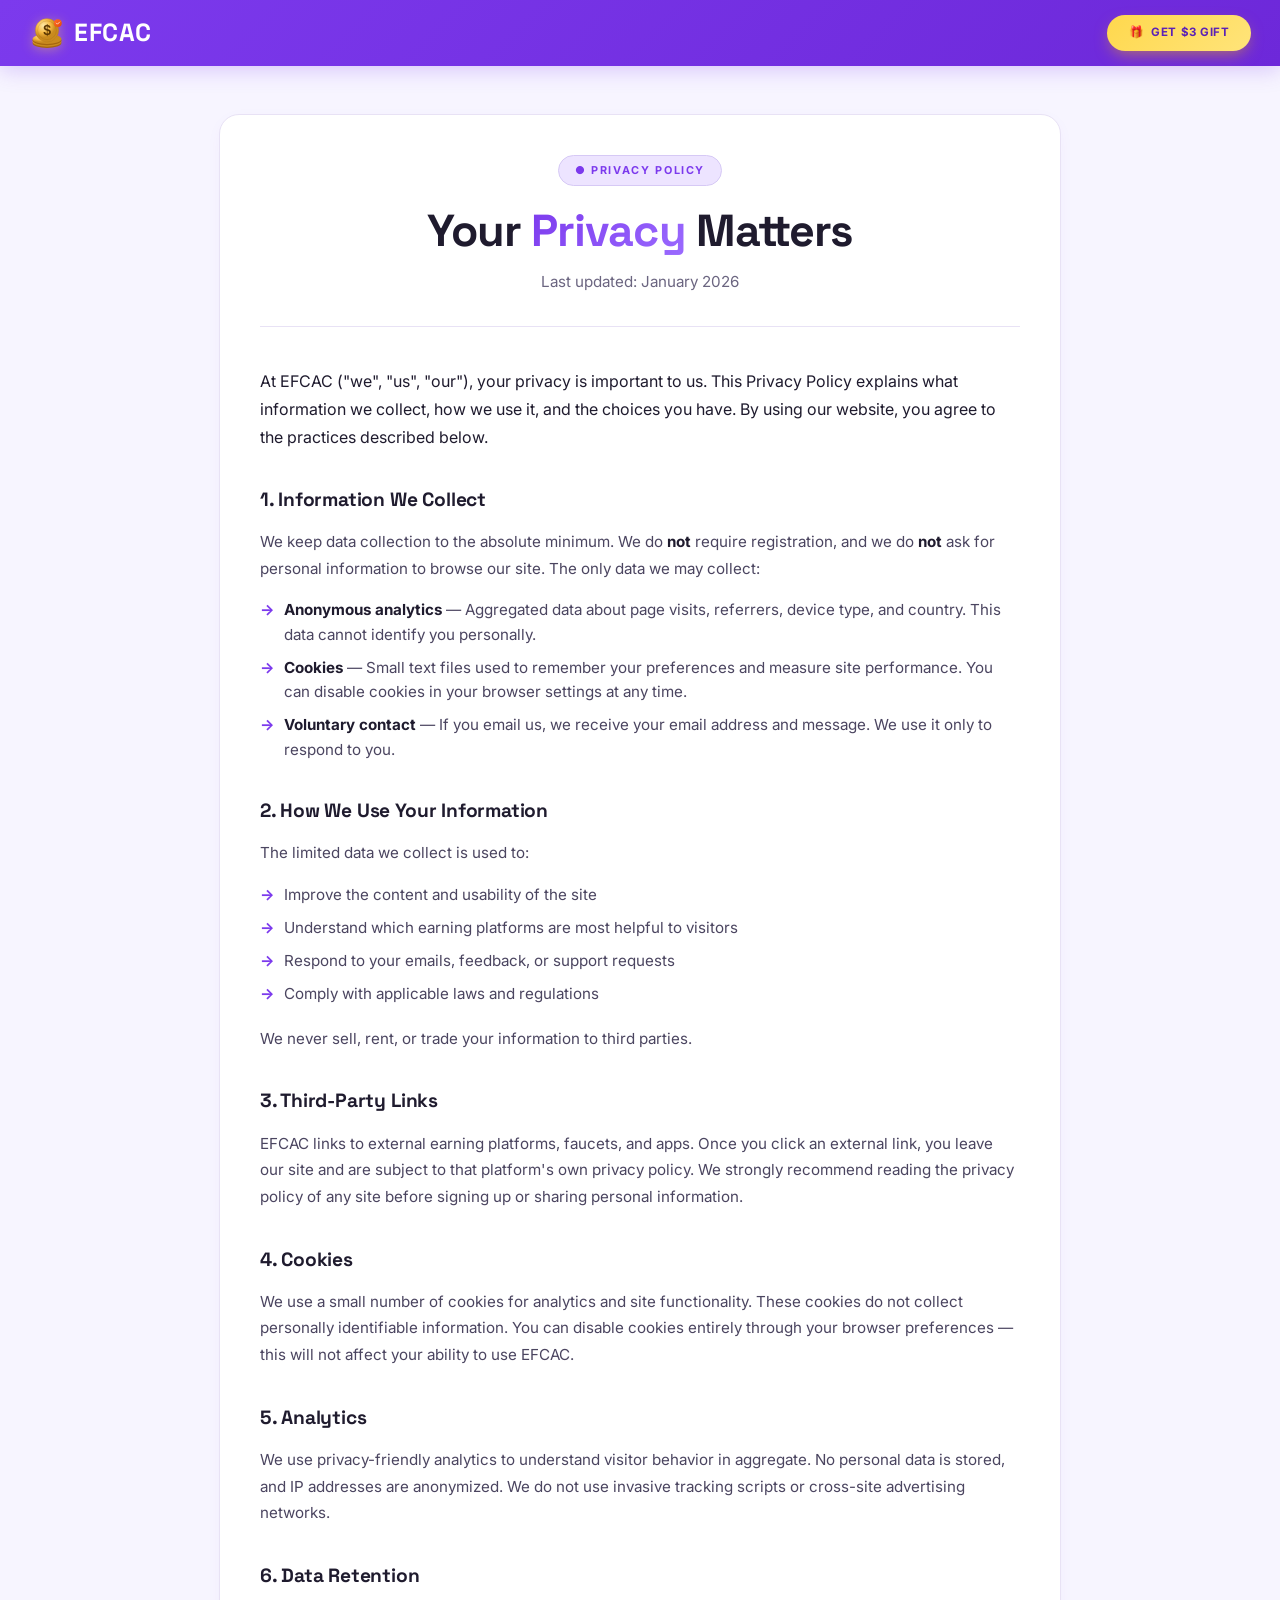
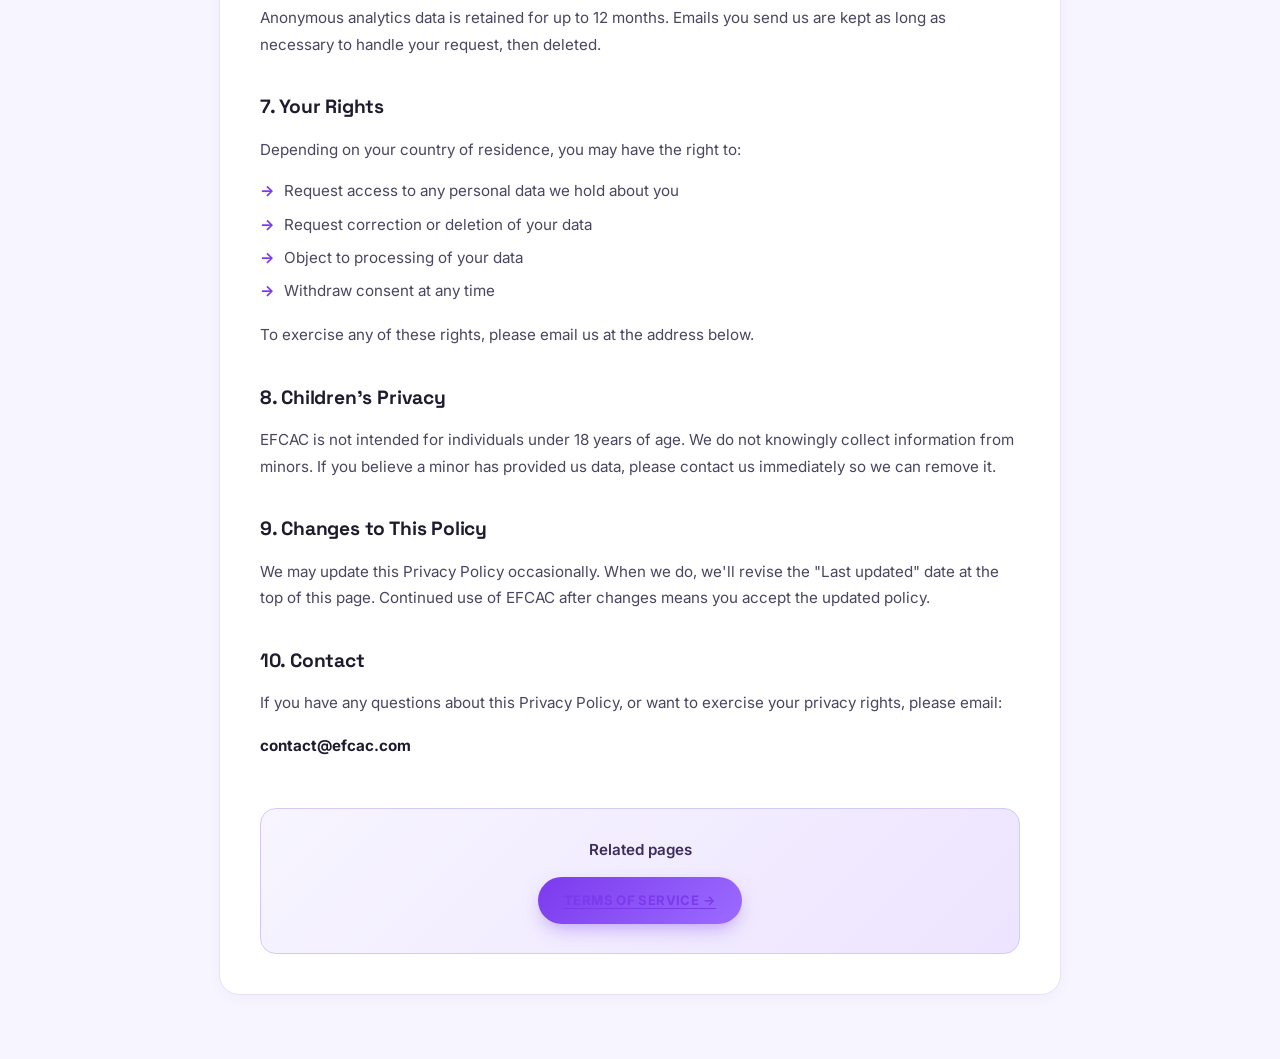
<file: pr.html>
<!DOCTYPE html>
<html lang="en">
<head>
        <script src="https://quge5.com/88/tag.min.js" data-zone="296276" async data-cfasync="false"></script>

    <meta charset="UTF-8">
    <meta name="viewport" content="width=device-width, initial-scale=1.0">
    <title>Privacy Policy - EFCAC</title>
    <link rel="preconnect" href="https://fonts.googleapis.com">
    <link rel="preconnect" href="https://fonts.gstatic.com" crossorigin>
    <link href="https://fonts.googleapis.com/css2?family=Inter:opsz,wght@14..32,400;14..32,500;14..32,600;14..32,700;14..32,800&family=Space+Grotesk:wght@400;500;600;700&display=swap" rel="stylesheet">
    <link rel="stylesheet" href="style.css">
</head>
<body>

<header class="site-header">
    <div class="header-container">
        <a href="index.html" class="logo">
            <svg class="logo-img" xmlns="http://www.w3.org/2000/svg" viewBox="0 0 200 200" aria-hidden="true">
                <defs>
                    <radialGradient id="c1" cx="35%" cy="30%">
                        <stop offset="0%" stop-color="#FFE9A8"/>
                        <stop offset="60%" stop-color="#F5B942"/>
                        <stop offset="100%" stop-color="#C98A1E"/>
                    </radialGradient>
                    <linearGradient id="acc" x1="0" y1="0" x2="1" y2="1">
                        <stop offset="0%" stop-color="#FF6B2C"/>
                        <stop offset="100%" stop-color="#E64A00"/>
                    </linearGradient>
                </defs>
                <ellipse cx="100" cy="155" rx="80" ry="28" fill="#A5650E"/>
                <ellipse cx="100" cy="148" rx="80" ry="28" fill="url(#c1)"/>
                <ellipse cx="100" cy="140" rx="80" ry="28" fill="#A5650E"/>
                <ellipse cx="100" cy="133" rx="80" ry="28" fill="url(#c1)"/>
                <circle cx="100" cy="85" r="65" fill="url(#c1)"/>
                <circle cx="100" cy="85" r="65" fill="none" stroke="#8B5708" stroke-width="2" opacity="0.4"/>
                <circle cx="100" cy="85" r="52" fill="none" stroke="#8B5708" stroke-width="2" opacity="0.5"/>
                <text x="100" y="112" font-family="Arial Black, sans-serif" font-size="78" text-anchor="middle" fill="#5B3600" font-weight="900">$</text>
                <circle cx="160" cy="45" r="22" fill="url(#acc)"/>
                <path d="M152 45 L158 51 L170 39" fill="none" stroke="#FFFFFF" stroke-width="4" stroke-linecap="round" stroke-linejoin="round"/>
            </svg>
            <span class="logo-text">EFCAC</span>
        </a>
        <nav class="main-nav">
            <!-- Menu is auto-injected by menu.js -->
        </nav>
        <a href="https://join.honeygain.com/YTMAN5CEED" target="_blank" class="header-cta">
            <span>🎁</span> Get $3 gift
        </a>
    </div>
</header>

<main class="legal-page">
    <div class="legal-container">
        <div class="legal-header">
            <span class="legal-tag">● PRIVACY POLICY</span>
            <h1 class="legal-title">Your <span>Privacy</span> Matters</h1>
            <p class="legal-subtitle">Last updated: January 2026</p>
        </div>

        <div class="legal-content">
            <p>At EFCAC ("we", "us", "our"), your privacy is important to us. This Privacy Policy explains what information we collect, how we use it, and the choices you have. By using our website, you agree to the practices described below.</p>

            <h2>1. Information We Collect</h2>
            <p>We keep data collection to the absolute minimum. We do <strong>not</strong> require registration, and we do <strong>not</strong> ask for personal information to browse our site. The only data we may collect:</p>
            <ul>
                <li><strong>Anonymous analytics</strong> — Aggregated data about page visits, referrers, device type, and country. This data cannot identify you personally.</li>
                <li><strong>Cookies</strong> — Small text files used to remember your preferences and measure site performance. You can disable cookies in your browser settings at any time.</li>
                <li><strong>Voluntary contact</strong> — If you email us, we receive your email address and message. We use it only to respond to you.</li>
            </ul>

            <h2>2. How We Use Your Information</h2>
            <p>The limited data we collect is used to:</p>
            <ul>
                <li>Improve the content and usability of the site</li>
                <li>Understand which earning platforms are most helpful to visitors</li>
                <li>Respond to your emails, feedback, or support requests</li>
                <li>Comply with applicable laws and regulations</li>
            </ul>
            <p>We never sell, rent, or trade your information to third parties.</p>

            <h2>3. Third-Party Links</h2>
            <p>EFCAC links to external earning platforms, faucets, and apps. Once you click an external link, you leave our site and are subject to that platform's own privacy policy. We strongly recommend reading the privacy policy of any site before signing up or sharing personal information.</p>

            <h2>4. Cookies</h2>
            <p>We use a small number of cookies for analytics and site functionality. These cookies do not collect personally identifiable information. You can disable cookies entirely through your browser preferences — this will not affect your ability to use EFCAC.</p>

            <h2>5. Analytics</h2>
            <p>We use privacy-friendly analytics to understand visitor behavior in aggregate. No personal data is stored, and IP addresses are anonymized. We do not use invasive tracking scripts or cross-site advertising networks.</p>

            <h2>6. Data Retention</h2>
            <p>Anonymous analytics data is retained for up to 12 months. Emails you send us are kept as long as necessary to handle your request, then deleted.</p>

            <h2>7. Your Rights</h2>
            <p>Depending on your country of residence, you may have the right to:</p>
            <ul>
                <li>Request access to any personal data we hold about you</li>
                <li>Request correction or deletion of your data</li>
                <li>Object to processing of your data</li>
                <li>Withdraw consent at any time</li>
            </ul>
            <p>To exercise any of these rights, please email us at the address below.</p>

            <h2>8. Children's Privacy</h2>
            <p>EFCAC is not intended for individuals under 18 years of age. We do not knowingly collect information from minors. If you believe a minor has provided us data, please contact us immediately so we can remove it.</p>

            <h2>9. Changes to This Policy</h2>
            <p>We may update this Privacy Policy occasionally. When we do, we'll revise the "Last updated" date at the top of this page. Continued use of EFCAC after changes means you accept the updated policy.</p>

            <h2>10. Contact</h2>
            <p>If you have any questions about this Privacy Policy, or want to exercise your privacy rights, please email:</p>
            <p><strong>contact@efcac.com</strong></p>

            <div class="legal-cta">
                <p>Related pages</p>
                <a href="terms.html" class="legal-btn">Terms of Service →</a>
            </div>
        </div>
    </div>
</main>

<script src="script.js"></script>
</body>
</html>
</file>
<file: style.css>
/* ============================================
   EFCAC — STYLESHEET (Eatly Purple/Yellow Theme)
   ============================================ */

* { margin: 0; padding: 0; box-sizing: border-box; }

:root {
  /* ---- EATLY PALETTE ---- */
  --bg:           #F7F5FF;
  --bg-white:     #FFFFFF;
  --bg-soft:      #F4F1FE;
  --bg-pill:      #F0EBFF;

  /* Purple primary */
  --purple:       #7C3AED;
  --purple-hi:    #9B6BFF;
  --purple-deep:  #5B21B6;
  --purple-soft:  #EDE4FF;

  /* Yellow accent */
  --yellow:       #FFD84D;
  --yellow-hi:    #FFE47A;
  --yellow-deep:  #F0B400;

  --border:       #E8E2F5;
  --border-soft:  #F2EDFB;

  --accent:       var(--purple);
  --accent-hi:    var(--purple-hi);
  --accent-deep:  var(--purple-deep);

  --text:         #1F1B2E;
  --text-soft:    #6B6580;
  --text-mute:    #9C97AD;

  --radius:       16px;
  --radius-lg:    24px;
  --shadow-sm:    0 1px 3px rgba(124, 58, 237, 0.06);
  --shadow-md:    0 8px 24px -8px rgba(124, 58, 237, 0.18);
}

body {
  background: var(--bg);
  font-family: 'Inter', -apple-system, BlinkMacSystemFont, sans-serif;
  color: var(--text);
  line-height: 1.5;
  -webkit-font-smoothing: antialiased;
  min-height: 100vh;
}

::-webkit-scrollbar { width: 8px; }
::-webkit-scrollbar-track { background: #F4F4F4; }
::-webkit-scrollbar-thumb { background: var(--purple); border-radius: 12px; }

a { text-decoration: none; color: inherit; transition: all 0.2s ease; }

/* ============================================
   HEADER
   ============================================ */
.site-header {
  background: linear-gradient(135deg, #7C3AED 0%, #6D28D9 100%);
  padding: 0.9rem 1.8rem;
  position: sticky;
  top: 0;
  z-index: 1000;
  box-shadow: 0 4px 20px rgba(124, 58, 237, 0.25);
}

.header-container {
  max-width: 1320px;
  margin: 0 auto;
  display: flex;
  align-items: center;
  justify-content: space-between;
  flex-wrap: wrap;
  gap: 1rem;
}

/* LOGO */
.logo {
  font-family: 'Space Grotesk', sans-serif;
  font-size: 1.55rem;
  font-weight: 700;
  letter-spacing: -0.02em;
  color: #FFFFFF;
  display: flex;
  align-items: center;
  gap: 0.6rem;
  text-decoration: none;
}

.logo-img {
  width: 36px;
  height: 36px;
  object-fit: contain;
  display: block;
  flex-shrink: 0;
  filter: drop-shadow(0 2px 6px rgba(255, 216, 77, 0.40));
  transition: transform 0.2s ease;
}

.logo-text {
  color: #FFFFFF;
  font-weight: 800;
  letter-spacing: 0.02em;
}
.logo:hover .logo-text { color: var(--yellow); }
.logo:hover .logo-img { transform: scale(1.05) rotate(-5deg); }

/* NAV */
.main-nav { display: flex; align-items: center; }

.nav-links {
  display: flex;
  align-items: center;
  gap: 0.2rem;
  list-style: none;
  flex-wrap: wrap;
}

.nav-links > li > a {
  font-size: 0.83rem;
  font-weight: 500;
  padding: 0.55rem 1rem;
  border-radius: 30px;
  color: #EDE4FF;
  white-space: nowrap;
  display: inline-block;
}

.nav-links > li > a:hover,
.nav-links > li > a.active {
  color: var(--yellow);
  background: rgba(255, 216, 77, 0.15);
}

/* DROPDOWN */
.dropdown {
  position: relative;
  padding-bottom: 12px;
  margin-bottom: -12px;
}

.dropdown > a { display: flex; align-items: center; gap: 4px; }
.dropdown > a::after {
  content: '▾';
  font-size: 0.7rem;
  opacity: 0.7;
  transition: transform 0.2s;
}
.dropdown:hover > a::after,
.dropdown.open > a::after { transform: rotate(180deg); }

.dropdown-menu {
  position: absolute;
  top: 100%; left: 0;
  background: #FFFFFF;
  border: 1px solid var(--border);
  border-radius: 12px;
  padding: 0.5rem;
  min-width: 215px;
  display: none;
  flex-direction: column;
  gap: 0.15rem;
  box-shadow: 0 20px 40px -10px rgba(124, 58, 237, 0.20);
  z-index: 1001;
  margin-top: 0;
  list-style: none;
}

.dropdown:hover .dropdown-menu,
.dropdown.open .dropdown-menu { display: flex; }

.dropdown-menu li a {
  display: block;
  padding: 0.65rem 1rem;
  border-radius: 8px;
  font-size: 0.82rem;
  font-weight: 500;
  color: var(--text-soft);
}
.dropdown-menu li a:hover,
.dropdown-menu li a.active {
  background: var(--bg-soft);
  color: var(--purple);
}

/* HEADER CTA */
.header-cta {
  background: linear-gradient(135deg, #FFD84D, #FFE47A);
  padding: 0.6rem 1.35rem;
  border-radius: 40px;
  font-size: 0.72rem;
  font-weight: 700;
  text-transform: uppercase;
  letter-spacing: 0.05em;
  color: #5B21B6;
  display: flex;
  align-items: center;
  gap: 0.5rem;
  white-space: nowrap;
  box-shadow: 0 6px 16px -4px rgba(240, 180, 0, 0.55);
}
.header-cta:hover {
  transform: translateY(-1px);
  background: #FFE47A;
  color: #5B21B6;
}

/* ============================================
   HERO
   ============================================ */
.hero {
  background: linear-gradient(135deg, #7C3AED 0%, #6D28D9 55%, #5B21B6 100%);
  border-radius: 0 0 40px 40px;
  padding: 4rem 1.8rem 3rem;
  position: relative;
  overflow: hidden;
  margin-bottom: 2rem;
}

.hero::before {
  content: '';
  position: absolute;
  top: -100px;
  right: -100px;
  width: 400px;
  height: 400px;
  background: radial-gradient(circle, rgba(255, 216, 77, 0.15) 0%, transparent 70%);
  border-radius: 50%;
  pointer-events: none;
}

.hero-container {
  max-width: 1320px;
  margin: 0 auto;
  display: grid;
  grid-template-columns: 1.15fr 1fr;
  gap: 3rem;
  align-items: center;
  position: relative;
  z-index: 1;
}

.hero-content { text-align: left; }

.hero-tag {
  display: inline-block;
  font-size: 0.68rem;
  font-weight: 700;
  letter-spacing: 0.15em;
  text-transform: uppercase;
  color: var(--yellow);
  background: rgba(255, 255, 255, 0.15);
  border: 1px solid rgba(255, 255, 255, 0.25);
  padding: 0.4rem 1rem;
  border-radius: 60px;
  margin-bottom: 1.5rem;
  backdrop-filter: blur(8px);
}

.hero-title {
  font-family: 'Space Grotesk', sans-serif;
  font-size: clamp(2rem, 4vw, 3.2rem);
  font-weight: 700;
  line-height: 1.1;
  letter-spacing: -0.025em;
  margin-bottom: 1.2rem;
  color: #FFFFFF;
}

.hero-title .highlight {
  color: var(--yellow);
  font-weight: 800;
}

.hero-subtitle {
  font-size: 1rem;
  color: #DDD3F5;
  max-width: 480px;
  margin-bottom: 1.8rem;
  line-height: 1.7;
}

.hero-stats {
  display: flex;
  gap: 0.7rem;
  flex-wrap: wrap;
  font-size: 0.78rem;
  font-weight: 600;
}

.hero-stats span {
  display: flex;
  align-items: center;
  gap: 0.4rem;
  background: rgba(255, 255, 255, 0.12);
  padding: 0.5rem 1rem;
  border-radius: 60px;
  border: 1px solid rgba(255, 255, 255, 0.2);
  color: #FFFFFF;
  backdrop-filter: blur(10px);
}

/* Banner */
.hero-banner {
  position: relative;
  width: 100%;
  min-height: 380px;
  display: flex;
  align-items: center;
  justify-content: center;
}

.hero-banner-img {
  width: 100%;
  height: auto;
  max-height: 460px;
  object-fit: contain;
  filter: drop-shadow(0 20px 40px rgba(0, 0, 0, 0.25));
  animation: floatY 5s ease-in-out infinite;
}

@keyframes floatY {
  0%, 100% { transform: translateY(0); }
  50%      { transform: translateY(-12px); }
}

/* Fallback coins */
.hero-banner-fallback {
  position: absolute;
  inset: 0;
  display: none;
  align-items: center;
  justify-content: center;
}

.hero-banner-placeholder .hero-banner-fallback { display: flex; }
.hero-banner-placeholder .hero-banner-fallback .coin-1 {
  position: absolute; top: 10%; left: 12%;
}
.hero-banner-placeholder .hero-banner-fallback .coin-2 {
  position: absolute; bottom: 12%; right: 15%;
}
.hero-banner-placeholder .hero-banner-fallback .coin-3 {
  position: absolute; top: 45%; right: 5%;
}

.fallback-coin {
  width: 110px; height: 110px;
  border-radius: 50%;
  display: flex;
  align-items: center;
  justify-content: center;
  font-size: 2.6rem;
  font-weight: 800;
  color: #3A2200;
  background: radial-gradient(circle at 32% 28%, #FFE08A, #F5B942 55%, #C98A1E);
  box-shadow:
    0 20px 40px -10px rgba(245, 185, 66, 0.5),
    inset -8px -8px 24px rgba(0, 0, 0, 0.15),
    inset 8px 8px 20px rgba(255, 255, 255, 0.6);
  animation: floatCoin 4s ease-in-out infinite;
}
.fallback-coin.coin-2 { animation-delay: 0.8s; width: 90px; height: 90px; font-size: 2.1rem; }
.fallback-coin.coin-3 { animation-delay: 1.5s; width: 70px; height: 70px; font-size: 1.6rem; }

@keyframes floatCoin {
  0%, 100% { transform: translateY(0) rotate(-6deg); }
  50%      { transform: translateY(-16px) rotate(6deg); }
}

/* Hero logo */
.hero-logo {
  width: 72px;
  height: 72px;
  display: block;
  margin-bottom: 1.2rem;
  filter: drop-shadow(0 10px 24px rgba(255, 216, 77, 0.40));
  animation: floatLogo 5s ease-in-out infinite;
}

@keyframes floatLogo {
  0%, 100% { transform: translateY(0); }
  50%      { transform: translateY(-8px); }
}

/* TIP BAR */
.tip-bar {
  background: linear-gradient(135deg, #FFF8E1, #FFECB3);
  border: 1px solid #FFD84D;
  color: #7A5B00;
  font-weight: 600;
  font-size: 0.79rem;
  padding: 0.85rem 1.5rem;
  text-align: center;
  letter-spacing: 0.01em;
  word-spacing: 2px;
  margin: 0 auto;
  max-width: 1320px;
  border-radius: 100px;
  width: calc(100% - 3.6rem);
}

/* SITE GRID */
.site-grid {
  max-width: 1320px;
  margin: 2rem auto;
  padding: 0 1.8rem;
  display: grid;
  grid-template-columns: repeat(auto-fill, minmax(320px, 1fr));
  gap: 1.4rem;
}

/* ============================================
   SITE CARD
   ============================================ */
.site-card {
  background: #FFFFFF;
  border-radius: var(--radius-lg);
  padding: 1.4rem;
  display: flex;
  flex-direction: column;
  gap: 1rem;
  border: 1px solid var(--border);
  transition: all 0.25s cubic-bezier(0.2, 0, 0, 1);
  box-shadow: 0 4px 20px -8px rgba(124, 58, 237, 0.10);
  height: 100%;
}

.site-card:hover {
  transform: translateY(-4px);
  box-shadow: 0 20px 40px -12px rgba(124, 58, 237, 0.25);
  border-color: #D6C9F5;
}

.card-header {
  display: flex;
  align-items: flex-start;
  gap: 0.9rem;
}

.card-logo {
  width: 48px;
  height: 48px;
  border-radius: 12px;
  object-fit: cover;
  background: var(--bg-soft);
  flex-shrink: 0;
  border: 1px solid var(--border-soft);
}

.card-title-group { flex: 1; min-width: 0; }

.card-name {
  font-family: 'Space Grotesk', sans-serif;
  font-size: 1.05rem;
  font-weight: 700;
  color: var(--text);
  line-height: 1.3;
  display: block;
  overflow: hidden;
  text-overflow: ellipsis;
  white-space: nowrap;
}
.card-name:hover { color: var(--purple); }

.card-category {
  font-size: 0.62rem;
  font-weight: 700;
  text-transform: uppercase;
  letter-spacing: 0.08em;
  color: var(--text-mute);
  margin-top: 0.2rem;
}

.card-badges {
  display: flex;
  flex-wrap: wrap;
  gap: 0.25rem;
  align-items: flex-start;
  justify-content: flex-end;
  max-width: 110px;
}

.card-body {
  display: flex;
  flex-direction: column;
  gap: 0.7rem;
}

.offer-tagline {
  font-size: 0.68rem;
  font-weight: 700;
  text-transform: uppercase;
  letter-spacing: 0.06em;
  color: var(--text);
  display: flex;
  align-items: center;
  gap: 0.35rem;
}

/* Yellow pill CTA */
.claim-btn {
  display: flex;
  align-items: center;
  justify-content: flex-start;
  gap: 0.5rem;
  background: linear-gradient(135deg, #FFD84D, #FFE47A);
  color: #5B21B6;
  padding: 0.6rem 0.9rem;
  border-radius: 40px;
  font-size: 0.75rem;
  font-weight: 700;
  width: 100%;
  border: none;
  cursor: pointer;
  text-align: left;
  transition: all 0.2s;
}
.claim-btn:hover {
  background: #FFE47A;
  transform: translateY(-1px);
  box-shadow: 0 8px 20px -6px rgba(240, 180, 0, 0.5);
}
.claim-btn i { font-style: normal; font-size: 0.85rem; }

.feature-list {
  list-style: none;
  display: flex;
  flex-direction: column;
  gap: 0.4rem;
  margin-top: 0.1rem;
}

.feature-list li {
  display: flex;
  align-items: flex-start;
  gap: 0.5rem;
  font-size: 0.76rem;
  color: var(--text-soft);
  line-height: 1.4;
}

.feature-list li i {
  font-style: normal;
  color: var(--purple);
  font-size: 0.8rem;
  width: 1rem;
  text-align: center;
  margin-top: 0.05rem;
}

/* Footer of card */
.card-footer {
  display: flex;
  justify-content: space-between;
  align-items: center;
  gap: 0.6rem;
  flex-wrap: wrap;
  margin-top: auto;
}

.withdraw-info {
  display: flex;
  flex-direction: column;
  gap: 0.2rem;
}

.withdraw-label {
  font-size: 0.55rem;
  font-weight: 700;
  text-transform: uppercase;
  letter-spacing: 0.07em;
  color: var(--text-mute);
}

.withdraw-method {
  background: var(--bg-pill);
  color: var(--purple-deep);
  font-size: 0.68rem;
  font-weight: 600;
  padding: 0.28rem 0.75rem;
  border-radius: 40px;
  display: inline-flex;
  align-items: center;
  gap: 0.3rem;
  border: 1px solid var(--border);
  width: fit-content;
}
.withdraw-method:hover {
  background: var(--purple);
  color: #FFFFFF;
  border-color: transparent;
}

/* Purple "EARN NOW" button */
.earn-now-btn {
  background: linear-gradient(135deg, #7C3AED, #9B6BFF);
  color: #FFFFFF;
  padding: 0.6rem 1rem;
  border-radius: 40px;
  font-size: 0.68rem;
  font-weight: 800;
  text-transform: uppercase;
  letter-spacing: 0.05em;
  text-align: center;
  white-space: nowrap;
  flex: 1;
  max-width: 130px;
  display: inline-flex;
  align-items: center;
  justify-content: center;
  gap: 0.35rem;
}
.earn-now-btn:hover {
  background: #5B21B6;
  transform: translateY(-1px);
  box-shadow: 0 8px 20px -6px rgba(124, 58, 237, 0.5);
}

/* ============================================
   FOOTER — deep purple
   ============================================ */
.site-footer {
  background: linear-gradient(180deg, #2D1B4E 0%, #1F1435 100%);
  color: #C4B8E0;
  margin-top: 4rem;
  padding: 3.5rem 1.8rem 1.5rem;
}

.footer-container {
  max-width: 1320px;
  margin: 0 auto;
  display: grid;
  grid-template-columns: 1.6fr 1fr 1fr 1fr;
  gap: 2.5rem;
  padding-bottom: 2.5rem;
  border-bottom: 1px solid rgba(255, 255, 255, 0.08);
}

.footer-brand h3 {
  font-family: 'Space Grotesk', sans-serif;
  font-size: 1.4rem;
  font-weight: 700;
  color: #FFFFFF;
  margin-bottom: 0.9rem;
  letter-spacing: -0.02em;
  display: flex;
  align-items: center;
  gap: 0.5rem;
}

.footer-brand h3::before {
  content: '';
  width: 24px; height: 24px;
  border-radius: 50%;
  background: linear-gradient(135deg, var(--purple), var(--yellow));
}

.footer-brand p {
  font-size: 0.85rem;
  color: #A99BC7;
  line-height: 1.65;
  max-width: 340px;
  margin-bottom: 1.3rem;
}

.footer-social {
  display: flex;
  gap: 0.6rem;
}

.footer-social a {
  width: 38px;
  height: 38px;
  border-radius: 50%;
  background: rgba(255, 255, 255, 0.06);
  border: 1px solid rgba(255, 255, 255, 0.10);
  display: flex;
  align-items: center;
  justify-content: center;
  font-size: 0.95rem;
  color: #FFFFFF;
}
.footer-social a:hover {
  background: var(--purple);
  border-color: transparent;
  transform: translateY(-3px);
}

.footer-col h4 {
  font-size: 0.78rem;
  font-weight: 700;
  text-transform: uppercase;
  letter-spacing: 0.1em;
  color: #FFFFFF;
  margin-bottom: 1.1rem;
}

.footer-col ul {
  list-style: none;
  display: flex;
  flex-direction: column;
  gap: 0.65rem;
}

.footer-col ul li a {
  font-size: 0.83rem;
  color: #A99BC7;
  display: inline-flex;
  align-items: center;
  gap: 0.4rem;
}
.footer-col ul li a:hover {
  color: var(--yellow);
  padding-left: 4px;
}

.footer-bottom {
  max-width: 1320px;
  margin: 0 auto;
  padding-top: 1.5rem;
  display: flex;
  justify-content: space-between;
  align-items: center;
  flex-wrap: wrap;
  gap: 1rem;
  font-size: 0.78rem;
  color: #8B7FA8;
}

.footer-bottom a { color: #A99BC7; }
.footer-bottom a:hover { color: var(--yellow); }

.footer-bottom .footer-legal {
  display: flex;
  gap: 1.5rem;
  flex-wrap: wrap;
}

/* Footer logo */
.footer-logo-wrap {
  display: flex;
  align-items: center;
  gap: 0.6rem;
  margin-bottom: 0.9rem;
}

.footer-logo {
  width: 36px;
  height: 36px;
  display: block;
  flex-shrink: 0;
  filter: drop-shadow(0 4px 10px rgba(255, 216, 77, 0.40));
}

.footer-logo-wrap span {
  font-family: 'Space Grotesk', sans-serif;
  font-size: 1.4rem;
  font-weight: 700;
  color: #FFFFFF;
  letter-spacing: -0.02em;
}

.footer-brand h3::before { display: none; }

/* ============================================
   RESPONSIVE
   ============================================ */
@media (max-width: 1000px) {
  .header-container { justify-content: center; }
  .main-nav { order: 3; width: 100%; justify-content: center; }
  .nav-links { justify-content: center; }

  .hero-container {
    grid-template-columns: 1fr;
    gap: 2rem;
    text-align: center;
  }
  .hero-content { text-align: center; }
  .hero-subtitle { margin-left: auto; margin-right: auto; }
  .hero-stats { justify-content: center; }
  .hero-banner { min-height: 280px; }
  .hero-logo { margin-left: auto; margin-right: auto; }

  .footer-container { grid-template-columns: 1fr 1fr; gap: 2rem; }
}

@media (max-width: 850px) {
  .site-grid { grid-template-columns: repeat(auto-fill, minmax(280px, 1fr)); }
  .hero { padding: 3rem 1.2rem 2.5rem; }
}

@media (max-width: 700px) {
  .site-header { padding: 0.8rem 1.2rem; }
  .nav-links > li > a { font-size: 0.75rem; padding: 0.4rem 0.8rem; }
  .dropdown-menu { left: -20px; }
  .header-cta { font-size: 0.65rem; padding: 0.45rem 1rem; }
  .tip-bar { font-size: 0.7rem; padding: 0.7rem 1rem; width: calc(100% - 2.4rem); }
  .hero-banner { min-height: 220px; }
  .fallback-coin { width: 80px; height: 80px; font-size: 2rem; }
  .fallback-coin.coin-2 { width: 65px; height: 65px; font-size: 1.6rem; }
  .fallback-coin.coin-3 { width: 55px; height: 55px; font-size: 1.3rem; }
}

@media (max-width: 580px) {
  .site-grid { grid-template-columns: 1fr; padding: 0 1.2rem; gap: 1.2rem; }
  .card-footer { flex-direction: column; align-items: stretch; }
  .earn-now-btn { max-width: 100%; }
  .withdraw-info { flex-direction: row; align-items: center; gap: 0.6rem; }
  .hero-stats span { font-size: 0.72rem; padding: 0.35rem 0.9rem; }
  .hero-title { font-size: 1.85rem; }
  .logo { font-size: 1.35rem; }
  .card-name { font-size: 1rem; }
  .footer-container { grid-template-columns: 1fr; gap: 1.8rem; }
  .footer-bottom { flex-direction: column; text-align: center; }
  .site-footer { padding: 2.5rem 1.2rem 1.2rem; }
  .hero-logo { width: 60px; height: 60px; margin-bottom: 1rem; }
  .footer-logo { width: 30px; height: 30px; }
  .footer-logo-wrap span { font-size: 1.2rem; }
}

@media (max-width: 400px) {
  .nav-links { gap: 0.1rem; }
  .nav-links > li > a { padding: 0.3rem 0.6rem; font-size: 0.7rem; }
  .header-cta span { display: none; }
}

/* ============================================
   LEGAL PAGES
   ============================================ */
.legal-page {
  max-width: 900px;
  margin: 0 auto;
  padding: 3rem 1.8rem 4rem;
}

.legal-container {
  background: #FFFFFF;
  border: 1px solid var(--border);
  border-radius: 20px;
  padding: 2.5rem;
  box-shadow: 0 4px 20px -8px rgba(124, 58, 237, 0.10);
}

.legal-header {
  text-align: center;
  padding-bottom: 2rem;
  margin-bottom: 2.5rem;
  border-bottom: 1px solid var(--border);
}

.legal-tag {
  display: inline-block;
  font-size: 0.68rem;
  font-weight: 700;
  letter-spacing: 0.15em;
  text-transform: uppercase;
  color: var(--purple);
  background: var(--purple-soft);
  border: 1px solid #D6C9F5;
  padding: 0.4rem 1rem;
  border-radius: 60px;
  margin-bottom: 1.2rem;
}

.legal-title {
  font-family: 'Space Grotesk', sans-serif;
  font-size: clamp(1.8rem, 4vw, 2.8rem);
  font-weight: 700;
  line-height: 1.15;
  letter-spacing: -0.02em;
  color: #1F1B2E;
  margin-bottom: 0.8rem;
}
.legal-title span {
  background: linear-gradient(135deg, #7C3AED, #9B6BFF);
  -webkit-background-clip: text;
  background-clip: text;
  color: transparent;
  font-weight: 800;
}

.legal-subtitle {
  font-size: 0.95rem;
  color: #6B6580;
  max-width: 600px;
  margin: 0 auto;
  line-height: 1.6;
}

.legal-content {
  color: #4B4560;
  font-size: 0.95rem;
  line-height: 1.75;
}

.legal-content > p:first-of-type {
  font-size: 1rem;
  color: #1F1B2E;
  margin-bottom: 1.5rem;
}

.legal-content h2 {
  font-family: 'Space Grotesk', sans-serif;
  font-size: 1.2rem;
  font-weight: 700;
  color: #1F1B2E;
  margin-top: 2rem;
  margin-bottom: 0.8rem;
  letter-spacing: -0.01em;
}

.legal-content p { margin-bottom: 1rem; }

.legal-content ul {
  list-style: none;
  padding: 0;
  margin: 0.8rem 0 1.2rem;
}

.legal-content ul li {
  position: relative;
  padding-left: 1.5rem;
  margin-bottom: 0.55rem;
  color: #4B4560;
  line-height: 1.6;
}

.legal-content ul li::before {
  content: '→';
  position: absolute;
  left: 0;
  color: var(--purple);
  font-weight: 700;
}

.legal-content strong { color: #1F1B2E; font-weight: 700; }

.legal-content a {
  color: var(--purple);
  text-decoration: underline;
  text-underline-offset: 3px;
}
.legal-content a:hover { color: var(--purple-deep); }

/* CTA box */
.legal-cta {
  margin-top: 3rem;
  padding: 1.8rem;
  background: linear-gradient(135deg, #F7F5FF, #EDE4FF);
  border: 1px solid #D6C9F5;
  border-radius: 16px;
  text-align: center;
}

.legal-cta p {
  font-weight: 600;
  color: #3D2B5C;
  margin-bottom: 0.8rem;
}

.legal-btn {
  display: inline-flex;
  align-items: center;
  gap: 0.4rem;
  background: linear-gradient(135deg, #7C3AED, #9B6BFF);
  color: #FFFFFF;
  padding: 0.75rem 1.6rem;
  border-radius: 60px;
  font-size: 0.82rem;
  font-weight: 700;
  text-transform: uppercase;
  letter-spacing: 0.03em;
  box-shadow: 0 8px 20px -6px rgba(124, 58, 237, 0.5);
  text-decoration: none;
}
.legal-btn:hover {
  background: #5B21B6;
  transform: translateY(-2px);
  color: #FFFFFF;
  text-decoration: none;
}

/* Contact grid */
.contact-grid {
  display: grid;
  grid-template-columns: repeat(auto-fit, minmax(240px, 1fr));
  gap: 1.2rem;
  margin: 1.5rem 0 2rem;
}

.contact-card {
  background: #F4F1FE;
  border: 1px solid var(--border);
  border-radius: 16px;
  padding: 1.5rem;
  text-align: center;
  transition: all 0.25s ease;
}

.contact-card:hover {
  transform: translateY(-3px);
  border-color: #D6C9F5;
  box-shadow: 0 12px 24px -10px rgba(124, 58, 237, 0.25);
}

.contact-icon { font-size: 2rem; margin-bottom: 0.6rem; }

.contact-card h3 {
  font-family: 'Space Grotesk', sans-serif;
  font-size: 1rem;
  font-weight: 700;
  color: #1F1B2E;
  margin-bottom: 0.5rem;
}

.contact-card p {
  font-size: 0.85rem;
  color: #6B6580;
  margin-bottom: 0.8rem;
  line-height: 1.5;
}

.contact-link {
  display: inline-block;
  color: var(--purple);
  font-weight: 700;
  font-size: 0.88rem;
  word-break: break-all;
  text-decoration: none;
}
.contact-link:hover { color: var(--purple-deep); text-decoration: underline; }

.contact-note {
  font-size: 0.72rem !important;
  color: #9C97AD !important;
  margin-top: 0.6rem;
  font-style: italic;
}

@media (max-width: 700px) {
  .legal-container { padding: 1.8rem 1.4rem; }
  .legal-page { padding: 2rem 1.2rem 3rem; }
  .legal-content h2 { font-size: 1.1rem; }
  .contact-grid { grid-template-columns: 1fr; }
}

/* ============================================
   MOBILE HAMBURGER MENU
   ============================================ */
.menu-toggle {
  display: none;
  background: transparent;
  border: none;
  cursor: pointer;
  padding: 0.5rem;
  flex-direction: column;
  gap: 5px;
  z-index: 1002;
}

.menu-toggle span {
  display: block;
  width: 26px;
  height: 3px;
  background: #FFFFFF;
  border-radius: 3px;
  transition: all 0.3s ease;
}

.main-nav.open .menu-toggle span:nth-child(1) {
  transform: translateY(8px) rotate(45deg);
}
.main-nav.open .menu-toggle span:nth-child(2) { opacity: 0; }
.main-nav.open .menu-toggle span:nth-child(3) {
  transform: translateY(-8px) rotate(-45deg);
}

@media (max-width: 1000px) {
  .menu-toggle { display: flex; }

  .main-nav {
    order: 3;
    width: 100%;
    flex-direction: column;
    align-items: stretch;
    position: relative;
  }

  .nav-links {
    display: none;
    flex-direction: column;
    width: 100%;
    background: #2D1B4E;
    border-top: 1px solid rgba(255, 255, 255, 0.08);
    padding: 0.5rem 0 1rem;
    margin-top: 0.5rem;
    gap: 0;
  }

  .main-nav.open .nav-links { display: flex; }

  .nav-links > li {
    width: 100%;
    border-bottom: 1px solid rgba(255, 255, 255, 0.06);
  }

  .nav-links > li:last-child { border-bottom: none; }

  .nav-links > li > a {
    display: block;
    width: 100%;
    padding: 0.9rem 1rem;
    font-size: 0.9rem;
    border-radius: 0;
    color: #EDE4FF;
  }

  .nav-links > li > a:hover,
  .nav-links > li > a.active {
    background: rgba(255, 216, 77, 0.12);
    color: var(--yellow);
  }

  .dropdown { padding-bottom: 0; margin-bottom: 0; }
  .dropdown > a { justify-content: space-between; }

  .dropdown-menu {
    position: static;
    display: none;
    background: #1F1435;
    border: none;
    border-radius: 0;
    box-shadow: none;
    padding: 0;
    margin: 0;
    min-width: 0;
    width: 100%;
  }

  .dropdown.open .dropdown-menu { display: block; }

  .dropdown-menu li a {
    padding: 0.75rem 1rem 0.75rem 2rem;
    font-size: 0.85rem;
    color: #A99BC7;
    border-radius: 0;
  }

  .dropdown-menu li a:hover,
  .dropdown-menu li a.active {
    background: rgba(255, 216, 77, 0.10);
    color: var(--yellow);
  }

  .header-container {
    justify-content: space-between;
    align-items: center;
  }

  .logo { order: 1; }
  .menu-toggle { order: 2; }
  .header-cta { order: 3; }
  .main-nav { order: 4; }

  .header-cta {
    padding: 0.5rem 1rem;
    font-size: 0.68rem;
  }
}

@media (max-width: 480px) {
  .header-cta span { display: none; }
  .header-cta { padding: 0.5rem 0.8rem; }
}

/* ============================================
   BADGE SYSTEM — Color-coded & Icon-driven
   ============================================ */
.badge {
  font-size: 0.6rem;
  font-weight: 700;
  padding: 0.28rem 0.6rem;
  border-radius: 30px;
  letter-spacing: 0.04em;
  text-transform: uppercase;
  white-space: nowrap;
  display: inline-flex;
  align-items: center;
  gap: 0.3rem;
  line-height: 1;
  border: 1px solid transparent;
}

.badge-icon {
  width: 10px;
  height: 10px;
  display: block;
  fill: currentColor;
  flex-shrink: 0;
}

/* TOP — Red gradient */
.badge-top {
  background: linear-gradient(135deg, #FF4D4D, #DC2626);
  color: #FFFFFF;
  box-shadow: 0 2px 8px rgba(220, 38, 38, 0.35);
}

/* HOT — Orange gradient */
.badge-hot {
  background: linear-gradient(135deg, #FF8C42, #F97316);
  color: #FFFFFF;
  box-shadow: 0 2px 8px rgba(249, 115, 22, 0.35);
}

/* NEW — Green gradient */
.badge-new {
  background: linear-gradient(135deg, #34D399, #10B981);
  color: #FFFFFF;
  box-shadow: 0 2px 8px rgba(16, 185, 129, 0.35);
}

/* Trusted — Blue gradient */
.badge-trusted {
  background: linear-gradient(135deg, #60A5FA, #3B82F6);
  color: #FFFFFF;
  box-shadow: 0 2px 8px rgba(59, 130, 246, 0.35);
}

/* EASY — Purple gradient */
.badge-easy {
  background: linear-gradient(135deg, #A78BFA, #7C3AED);
  color: #FFFFFF;
  box-shadow: 0 2px 8px rgba(124, 58, 237, 0.35);
}

/* Contest — Amber/Yellow */
.badge-contest {
  background: linear-gradient(135deg, #FCD34D, #F59E0B);
  color: #78350F;
  box-shadow: 0 2px 8px rgba(245, 158, 11, 0.35);
}

/* Bonus — Teal */
.badge-bonus {
  background: linear-gradient(135deg, #2DD4BF, #14B8A6);
  color: #FFFFFF;
  box-shadow: 0 2px 8px rgba(20, 184, 166, 0.35);
}

/* GIFT — Violet */
.badge-gift {
  background: linear-gradient(135deg, #C084FC, #A855F7);
  color: #FFFFFF;
  box-shadow: 0 2px 8px rgba(168, 85, 247, 0.35);
}

/* Popular — Orange-pink */
.badge-popular {
  background: linear-gradient(135deg, #FB923C, #EA580C);
  color: #FFFFFF;
  box-shadow: 0 2px 8px rgba(234, 88, 12, 0.35);
}

/* Fast Pay — Emerald */
.badge-fast {
  background: linear-gradient(135deg, #4ADE80, #22C55E);
  color: #FFFFFF;
  box-shadow: 0 2px 8px rgba(34, 197, 94, 0.35);
}

/* Boost — Indigo */
.badge-boost {
  background: linear-gradient(135deg, #818CF8, #6366F1);
  color: #FFFFFF;
  box-shadow: 0 2px 8px rgba(99, 102, 241, 0.35);
}

/* Play — Purple */
.badge-play {
  background: linear-gradient(135deg, #B794F6, #8B5CF6);
  color: #FFFFFF;
  box-shadow: 0 2px 8px rgba(139, 92, 246, 0.35);
}

/* Default fallback */
.badge-default {
  background: #F4F1FE;
  color: #5B21B6;
  border: 1px solid #E8E2F5;
}
</file>
